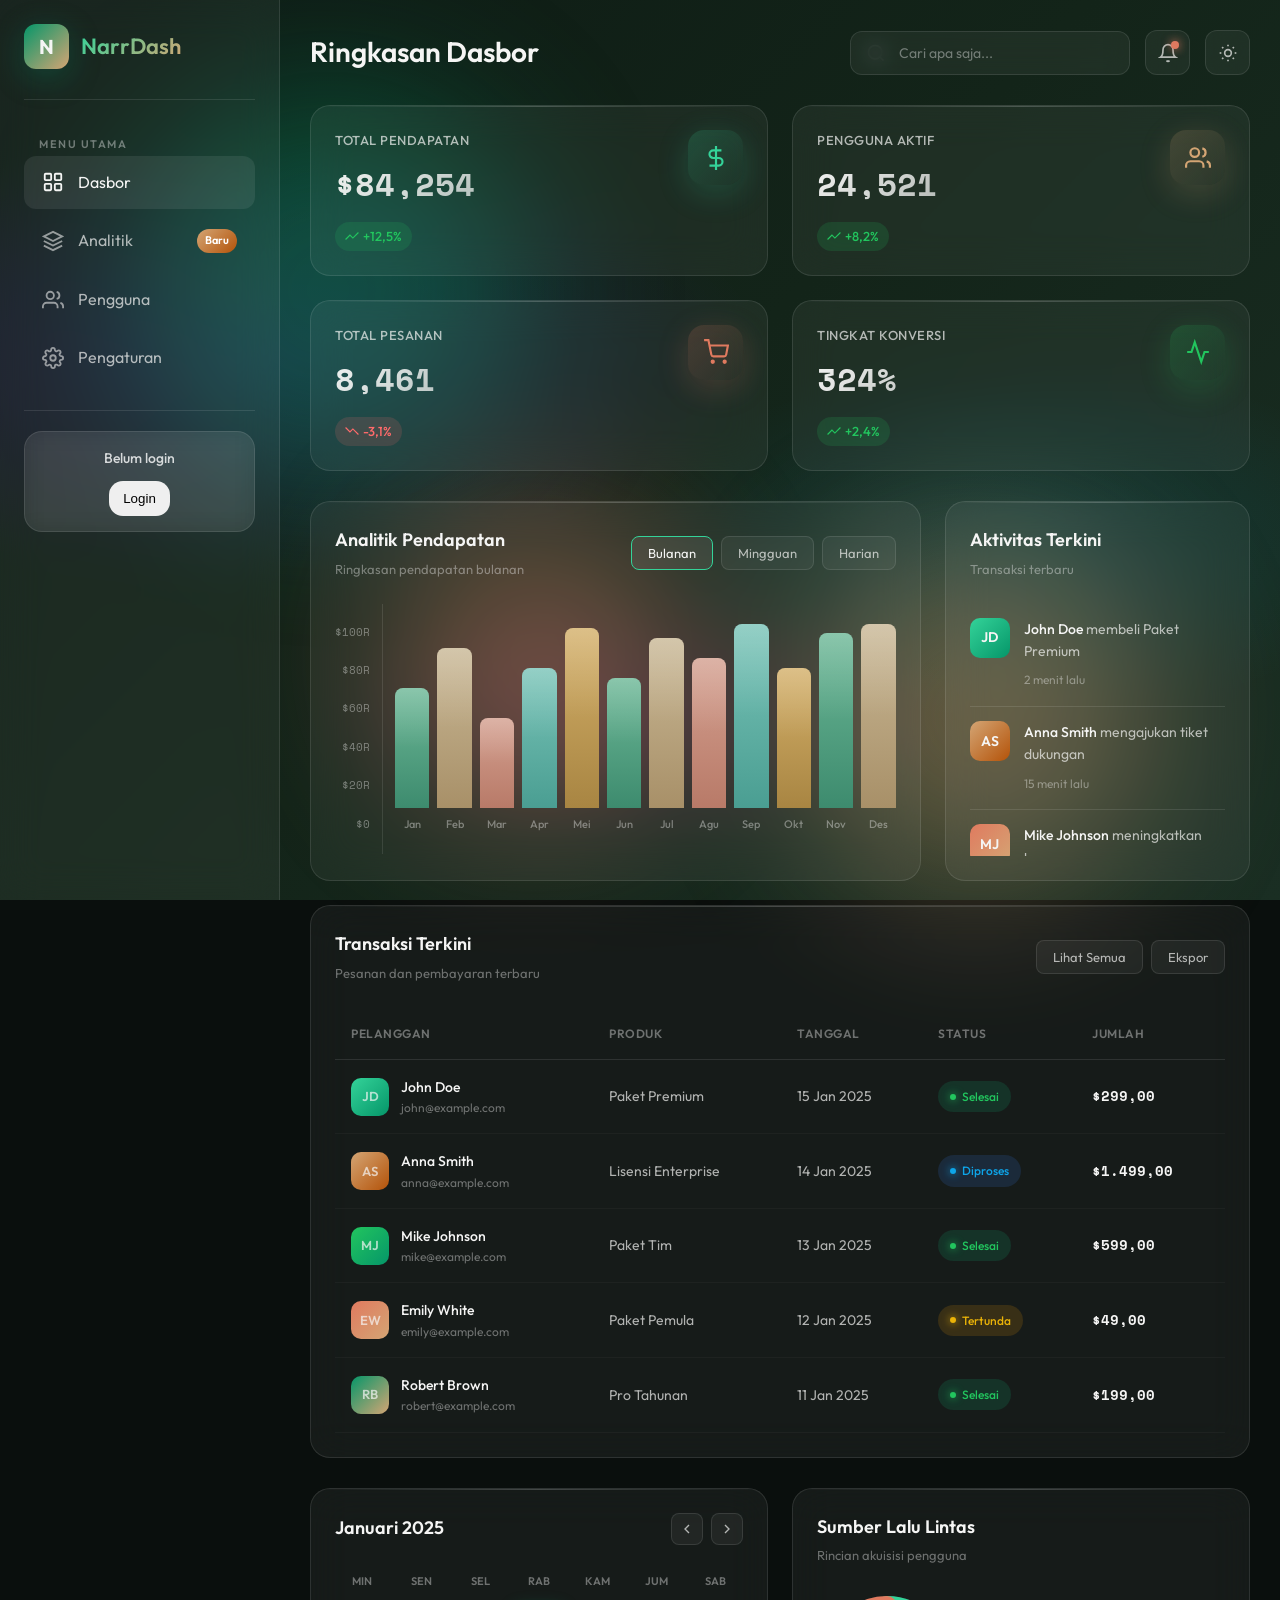
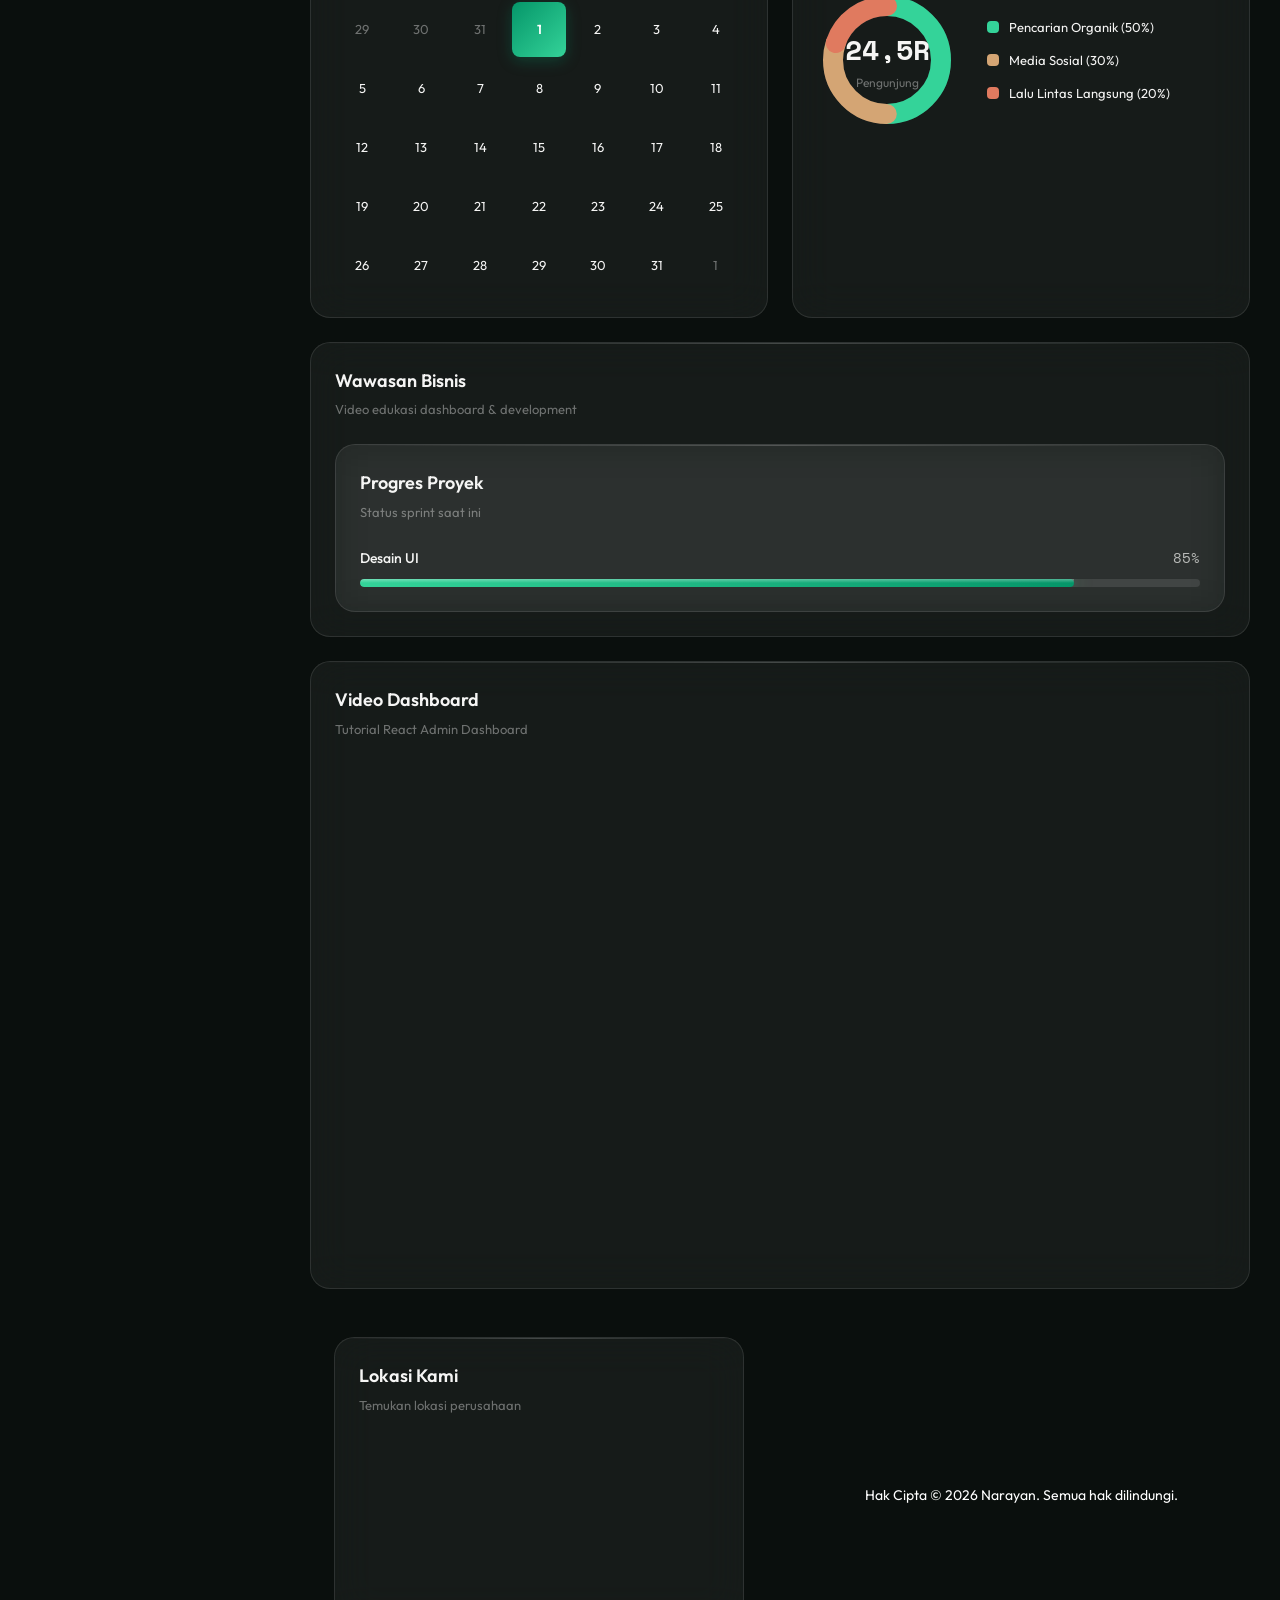
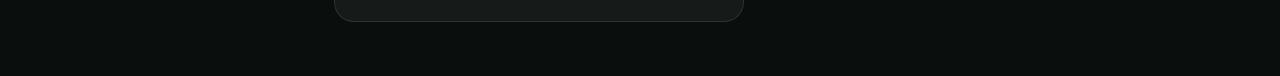
<file: index.html>
<!DOCTYPE html>
<html lang="id">
<head>
    <meta charset="UTF-8">
    <meta name="viewport" content="width=device-width, initial-scale=1.0">
    <title>NarrDash - Dasbor</title>
    <meta name="description" content="Template Dasbor Glassmorphism 3D oleh Narayan">
    <link rel="preconnect" href="https://fonts.googleapis.com">
    <link rel="preconnect" href="https://fonts.gstatic.com" crossorigin>
    <link href="https://fonts.googleapis.com/css2?family=Outfit:wght@300;400;500;600;700&family=Space+Mono:wght@400;700&display=swap" rel="stylesheet">
    <link rel="stylesheet" href="templatemo-glass-admin-style.css">
</head>
<body>
    <!-- Latar Belakang Animasi -->
    <div class="background"></div>
    <div class="orb orb-1"></div>
    <div class="orb orb-2"></div>
    <div class="orb orb-3"></div>

    <div class="dashboard">
        <!-- Sidebar -->
        <aside class="sidebar" id="sidebar">
            <div class="sidebar-header">
                <div class="logo">N</div>
                <span class="logo-text">NarrDash</span>
            </div>

            <ul class="nav-menu">
                <li class="nav-section">
                    <span class="nav-section-title">Menu Utama</span>
                    <ul>
                        <li class="nav-item">
                            <a href="index.html" class="nav-link active">
                                <svg class="nav-icon" viewBox="0 0 24 24" fill="none" stroke="currentColor" stroke-width="2">
                                    <rect x="3" y="3" width="7" height="7" rx="1"/>
                                    <rect x="14" y="3" width="7" height="7" rx="1"/>
                                    <rect x="3" y="14" width="7" height="7" rx="1"/>
                                    <rect x="14" y="14" width="7" height="7" rx="1"/>
                                </svg>
                                Dasbor
                            </a>
                        </li>
                        <li class="nav-item">
                            <a href="analytics.html" class="nav-link">
                                <svg class="nav-icon" viewBox="0 0 24 24" fill="none" stroke="currentColor" stroke-width="2">
                                    <path d="M12 2L2 7l10 5 10-5-10-5z"/>
                                    <path d="M2 17l10 5 10-5"/>
                                    <path d="M2 12l10 5 10-5"/>
                                </svg>
                                Analitik
                                <span class="nav-badge">Baru</span>
                            </a>
                        </li>
                        <li class="nav-item">
                            <a href="users.html" class="nav-link">
                                <svg class="nav-icon" viewBox="0 0 24 24" fill="none" stroke="currentColor" stroke-width="2">
                                    <path d="M17 21v-2a4 4 0 0 0-4-4H5a4 4 0 0 0-4 4v2"/>
                                    <circle cx="9" cy="7" r="4"/>
                                    <path d="M23 21v-2a4 4 0 0 0-3-3.87"/>
                                    <path d="M16 3.13a4 4 0 0 1 0 7.75"/>
                                </svg>
                                Pengguna
                            </a>
                        </li>
                        <li class="nav-item">
                            <a href="settings.html" class="nav-link">
                                <svg class="nav-icon" viewBox="0 0 24 24" fill="none" stroke="currentColor" stroke-width="2">
                                    <circle cx="12" cy="12" r="3"/>
                                    <path d="M19.4 15a1.65 1.65 0 0 0 .33 1.82l.06.06a2 2 0 0 1 0 2.83 2 2 0 0 1-2.83 0l-.06-.06a1.65 1.65 0 0 0-1.82-.33 1.65 1.65 0 0 0-1 1.51V21a2 2 0 0 1-2 2 2 2 0 0 1-2-2v-.09A1.65 1.65 0 0 0 9 19.4a1.65 1.65 0 0 0-1.82.33l-.06.06a2 2 0 0 1-2.83 0 2 2 0 0 1 0-2.83l.06-.06a1.65 1.65 0 0 0 .33-1.82 1.65 1.65 0 0 0-1.51-1H3a2 2 0 0 1-2-2 2 2 0 0 1 2-2h.09A1.65 1.65 0 0 0 4.6 9a1.65 1.65 0 0 0-.33-1.82l-.06-.06a2 2 0 0 1 0-2.83 2 2 0 0 1 2.83 0l.06.06a1.65 1.65 0 0 0 1.82.33H9a1.65 1.65 0 0 0 1-1.51V3a2 2 0 0 1 2-2 2 2 0 0 1 2 2v.09a1.65 1.65 0 0 0 1 1.51 1.65 1.65 0 0 0 1.82-.33l.06-.06a2 2 0 0 1 2.83 0 2 2 0 0 1 0 2.83l-.06.06a1.65 1.65 0 0 0-.33 1.82V9a1.65 1.65 0 0 0 1.51 1H21a2 2 0 0 1 2 2 2 2 0 0 1-2 2h-.09a1.65 1.65 0 0 0-1.51 1z"/>
                                </svg>
                                Pengaturan
                            </a>
                        </li>
                    </ul>
                </li>
                <div class="sidebar-footer">
                    <div class="login-box-dashboard">
                        <span id="userInfo">Belum masuk</span>
                        <div id="authArea">
                            <button onclick="goLogin()" class="btn btn-primary">
                                Masuk
                            </button>
                        </div>
                    </div>
                </div>
            </ul>
        </aside>

        <!-- Konten Utama -->
        <main class="main-content">
            <!-- Navbar Atas -->
            <nav class="navbar">
                <h1 class="page-title">Ringkasan Dasbor</h1>
                <div class="navbar-right">
                    <div class="search-box">
                        <svg class="search-icon" viewBox="0 0 24 24" fill="none" stroke="currentColor" stroke-width="2">
                            <circle cx="11" cy="11" r="8"/>
                            <line x1="21" y1="21" x2="16.65" y2="16.65"/>
                        </svg>
                        <input type="text" class="search-input" placeholder="Cari apa saja...">
                    </div>
                    <button class="nav-btn">
                        <svg viewBox="0 0 24 24" fill="none" stroke="currentColor" stroke-width="2">
                            <path d="M18 8A6 6 0 0 0 6 8c0 7-3 9-3 9h18s-3-2-3-9"/>
                            <path d="M13.73 21a2 2 0 0 1-3.46 0"/>
                        </svg>
                        <span class="notification-dot"></span>
                    </button>
                    <button class="nav-btn" id="theme-toggle" title="Ganti Mode Terang/Gelap">
                        <svg class="icon-sun" viewBox="0 0 24 24" fill="none" stroke="currentColor" stroke-width="2">
                            <circle cx="12" cy="12" r="4"/>
                            <path d="M12 2v2"/><path d="M12 20v2"/>
                            <path d="M4.93 4.93l1.41 1.41"/><path d="M17.66 17.66l1.41 1.41"/>
                            <path d="M2 12h2"/><path d="M20 12h2"/>
                            <path d="M6.34 17.66l-1.41 1.41"/><path d="M19.07 4.93l-1.41 1.41"/>
                        </svg>
                        <svg class="icon-moon" viewBox="0 0 24 24" fill="none" stroke="currentColor" stroke-width="2" style="display: none;">
                            <path d="M21 12.79A9 9 0 1 1 11.21 3 7 7 0 0 0 21 12.79z"/>
                        </svg>
                    </button>
                </div>
            </nav>

            <!-- Kartu Statistik -->
            <section class="stats-grid">
                <div class="glass-card glass-card-3d stat-card">
                    <div class="stat-card-inner">
                        <div class="stat-info">
                            <h3>Total Pendapatan</h3>
                            <div class="stat-value">$84.254</div>
                            <span class="stat-change positive">
                                <svg width="14" height="14" viewBox="0 0 24 24" fill="none" stroke="currentColor" stroke-width="2"><polyline points="23 6 13.5 15.5 8.5 10.5 1 18"/></svg>
                                +12,5%
                            </span>
                        </div>
                        <div class="stat-icon cyan">
                            <svg viewBox="0 0 24 24" fill="none" stroke="var(--emerald-light)" stroke-width="2">
                                <line x1="12" y1="1" x2="12" y2="23"/><path d="M17 5H9.5a3.5 3.5 0 0 0 0 7h5a3.5 3.5 0 0 1 0 7H6"/>
                            </svg>
                        </div>
                    </div>
                </div>

                <div class="glass-card glass-card-3d stat-card">
                    <div class="stat-card-inner">
                        <div class="stat-info">
                            <h3>Pengguna Aktif</h3>
                            <div class="stat-value">24.521</div>
                            <span class="stat-change positive">
                                <svg width="14" height="14" viewBox="0 0 24 24" fill="none" stroke="currentColor" stroke-width="2"><polyline points="23 6 13.5 15.5 8.5 10.5 1 18"/></svg>
                                +8,2%
                            </span>
                        </div>
                        <div class="stat-icon magenta">
                            <svg viewBox="0 0 24 24" fill="none" stroke="var(--gold)" stroke-width="2">
                                <path d="M17 21v-2a4 4 0 0 0-4-4H5a4 4 0 0 0-4 4v2"/><circle cx="9" cy="7" r="4"/>
                                <path d="M23 21v-2a4 4 0 0 0-3-3.87"/><path d="M16 3.13a4 4 0 0 1 0 7.75"/>
                            </svg>
                        </div>
                    </div>
                </div>

                <div class="glass-card glass-card-3d stat-card">
                    <div class="stat-card-inner">
                        <div class="stat-info">
                            <h3>Total Pesanan</h3>
                            <div class="stat-value">8.461</div>
                            <span class="stat-change negative">
                                <svg width="14" height="14" viewBox="0 0 24 24" fill="none" stroke="currentColor" stroke-width="2"><polyline points="23 18 13.5 8.5 8.5 13.5 1 6"/></svg>
                                -3,1%
                            </span>
                        </div>
                        <div class="stat-icon purple">
                            <svg viewBox="0 0 24 24" fill="none" stroke="var(--coral)" stroke-width="2">
                                <circle cx="9" cy="21" r="1"/><circle cx="20" cy="21" r="1"/>
                                <path d="M1 1h4l2.68 13.39a2 2 0 0 0 2 1.61h9.72a2 2 0 0 0 2-1.61L23 6H6"/>
                            </svg>
                        </div>
                    </div>
                </div>

                <div class="glass-card glass-card-3d stat-card">
                    <div class="stat-card-inner">
                        <div class="stat-info">
                            <h3>Tingkat Konversi</h3>
                            <div class="stat-value">3,24%</div>
                            <span class="stat-change positive">
                                <svg width="14" height="14" viewBox="0 0 24 24" fill="none" stroke="currentColor" stroke-width="2"><polyline points="23 6 13.5 15.5 8.5 10.5 1 18"/></svg>
                                +2,4%
                            </span>
                        </div>
                        <div class="stat-icon success">
                            <svg viewBox="0 0 24 24" fill="none" stroke="var(--success)" stroke-width="2">
                                <polyline points="22 12 18 12 15 21 9 3 6 12 2 12"/>
                            </svg>
                        </div>
                    </div>
                </div>
            </section>

            <!-- Grid Konten -->
            <section class="content-grid">
                <!-- Kartu Grafik -->
                <div class="glass-card chart-card">
                    <div class="card-header">
                        <div>
                            <h2 class="card-title">Analitik Pendapatan</h2>
                            <p class="card-subtitle">Ringkasan pendapatan bulanan</p>
                        </div>
                        <div class="card-actions">
                            <button class="card-btn active">Bulanan</button>
                            <button class="card-btn">Mingguan</button>
                            <button class="card-btn">Harian</button>
                        </div>
                    </div>
                    <div class="chart-wrapper">
                        <div class="chart-container">
                            <div class="chart-y-axis">
                                <span class="y-value">$100R</span>
                                <span class="y-value">$80R</span>
                                <span class="y-value">$60R</span>
                                <span class="y-value">$40R</span>
                                <span class="y-value">$20R</span>
                                <span class="y-value">$0</span>
                            </div>
                            <div class="chart-placeholder">
                                <div class="chart-bar-group"><div class="chart-bar bar-emerald" style="height: 120px;"></div><span class="chart-label">Jan</span></div>
                                <div class="chart-bar-group"><div class="chart-bar bar-gold" style="height: 160px;"></div><span class="chart-label">Feb</span></div>
                                <div class="chart-bar-group"><div class="chart-bar bar-coral" style="height: 90px;"></div><span class="chart-label">Mar</span></div>
                                <div class="chart-bar-group"><div class="chart-bar bar-teal" style="height: 140px;"></div><span class="chart-label">Apr</span></div>
                                <div class="chart-bar-group"><div class="chart-bar bar-amber" style="height: 180px;"></div><span class="chart-label">Mei</span></div>
                                <div class="chart-bar-group"><div class="chart-bar bar-emerald" style="height: 130px;"></div><span class="chart-label">Jun</span></div>
                                <div class="chart-bar-group"><div class="chart-bar bar-gold" style="height: 170px;"></div><span class="chart-label">Jul</span></div>
                                <div class="chart-bar-group"><div class="chart-bar bar-coral" style="height: 150px;"></div><span class="chart-label">Agu</span></div>
                                <div class="chart-bar-group"><div class="chart-bar bar-teal" style="height: 190px;"></div><span class="chart-label">Sep</span></div>
                                <div class="chart-bar-group"><div class="chart-bar bar-amber" style="height: 140px;"></div><span class="chart-label">Okt</span></div>
                                <div class="chart-bar-group"><div class="chart-bar bar-emerald" style="height: 175px;"></div><span class="chart-label">Nov</span></div>
                                <div class="chart-bar-group"><div class="chart-bar bar-gold" style="height: 200px;"></div><span class="chart-label">Des</span></div>
                            </div>
                        </div>
                    </div>
                </div>

                <!-- Umpan Aktivitas -->
                <div class="glass-card activity-card">
                    <div class="card-header">
                        <div>
                            <h2 class="card-title">Aktivitas Terkini</h2>
                            <p class="card-subtitle">Transaksi terbaru</p>
                        </div>
                    </div>
                    <div class="activity-list">
                        <div class="activity-item">
                            <div class="activity-avatar" style="background: linear-gradient(135deg, var(--emerald-light), var(--emerald));">JD</div>
                            <div class="activity-content">
                                <p class="activity-text"><strong>John Doe</strong> membeli Paket Premium</p>
                                <span class="activity-time">2 menit lalu</span>
                            </div>
                        </div>
                        <div class="activity-item">
                            <div class="activity-avatar" style="background: linear-gradient(135deg, var(--gold), var(--amber));">AS</div>
                            <div class="activity-content">
                                <p class="activity-text"><strong>Anna Smith</strong> mengajukan tiket dukungan</p>
                                <span class="activity-time">15 menit lalu</span>
                            </div>
                        </div>
                        <div class="activity-item">
                            <div class="activity-avatar" style="background: linear-gradient(135deg, var(--coral), var(--gold));">MJ</div>
                            <div class="activity-content">
                                <p class="activity-text"><strong>Mike Johnson</strong> meningkatkan langganan</p>
                                <span class="activity-time">1 jam lalu</span>
                            </div>
                        </div>
                        <div class="activity-item">
                            <div class="activity-avatar" style="background: linear-gradient(135deg, var(--success), var(--emerald));">EW</div>
                            <div class="activity-content">
                                <p class="activity-text"><strong>Emily White</strong> menyelesaikan orientasi</p>
                                <span class="activity-time">2 jam lalu</span>
                            </div>
                        </div>
                        <div class="activity-item">
                            <div class="activity-avatar" style="background: linear-gradient(135deg, var(--warning), var(--gold));">RB</div>
                            <div class="activity-content">
                                <p class="activity-text"><strong>Robert Brown</strong> mengajukan pengembalian dana</p>
                                <span class="activity-time">3 jam lalu</span>
                            </div>
                        </div>
                    </div>
                </div>

                <!-- Tabel Data -->
                <div class="glass-card table-card">
                    <div class="card-header">
                        <div>
                            <h2 class="card-title">Transaksi Terkini</h2>
                            <p class="card-subtitle">Pesanan dan pembayaran terbaru</p>
                        </div>
                        <div class="card-actions">
                            <button class="card-btn">Lihat Semua</button>
                            <button class="card-btn">Ekspor</button>
                        </div>
                    </div>
                    <div class="table-wrapper">
                        <table class="data-table">
                            <thead>
                                <tr>
                                    <th>Pelanggan</th>
                                    <th>Produk</th>
                                    <th>Tanggal</th>
                                    <th>Status</th>
                                    <th>Jumlah</th>
                                </tr>
                            </thead>
                            <tbody>
                                <tr>
                                    <td><div class="table-user"><div class="table-avatar" style="background: linear-gradient(135deg, var(--emerald-light), var(--emerald));">JD</div><div class="table-user-info"><span class="table-user-name">John Doe</span><span class="table-user-email">john@example.com</span></div></div></td>
                                    <td>Paket Premium</td>
                                    <td>15 Jan 2025</td>
                                    <td><span class="status-badge completed">Selesai</span></td>
                                    <td><span class="table-amount">$299,00</span></td>
                                </tr>
                                <tr>
                                    <td><div class="table-user"><div class="table-avatar" style="background: linear-gradient(135deg, var(--gold), var(--amber));">AS</div><div class="table-user-info"><span class="table-user-name">Anna Smith</span><span class="table-user-email">anna@example.com</span></div></div></td>
                                    <td>Lisensi Enterprise</td>
                                    <td>14 Jan 2025</td>
                                    <td><span class="status-badge processing">Diproses</span></td>
                                    <td><span class="table-amount">$1.499,00</span></td>
                                </tr>
                                <tr>
                                    <td><div class="table-user"><div class="table-avatar" style="background: linear-gradient(135deg, var(--success), var(--emerald));">MJ</div><div class="table-user-info"><span class="table-user-name">Mike Johnson</span><span class="table-user-email">mike@example.com</span></div></div></td>
                                    <td>Paket Tim</td>
                                    <td>13 Jan 2025</td>
                                    <td><span class="status-badge completed">Selesai</span></td>
                                    <td><span class="table-amount">$599,00</span></td>
                                </tr>
                                <tr>
                                    <td><div class="table-user"><div class="table-avatar" style="background: linear-gradient(135deg, var(--coral), var(--gold));">EW</div><div class="table-user-info"><span class="table-user-name">Emily White</span><span class="table-user-email">emily@example.com</span></div></div></td>
                                    <td>Paket Pemula</td>
                                    <td>12 Jan 2025</td>
                                    <td><span class="status-badge pending">Tertunda</span></td>
                                    <td><span class="table-amount">$49,00</span></td>
                                </tr>
                                <tr>
                                    <td><div class="table-user"><div class="table-avatar" style="background: linear-gradient(135deg, var(--emerald), var(--gold));">RB</div><div class="table-user-info"><span class="table-user-name">Robert Brown</span><span class="table-user-email">robert@example.com</span></div></div></td>
                                    <td>Pro Tahunan</td>
                                    <td>11 Jan 2025</td>
                                    <td><span class="status-badge completed">Selesai</span></td>
                                    <td><span class="table-amount">$199,00</span></td>
                                </tr>
                            </tbody>
                        </table>
                    </div>
                </div>
            </section>

            <!-- Grid Bawah -->
            <section class="bottom-grid">
                <!-- Widget Kalender -->
                <div class="glass-card">
                    <div class="calendar-header">
                        <h2 class="card-title">Januari 2025</h2>
                        <div class="calendar-nav">
                            <button class="calendar-nav-btn"><svg viewBox="0 0 24 24" fill="none" stroke="currentColor" stroke-width="2"><polyline points="15 18 9 12 15 6"/></svg></button>
                            <button class="calendar-nav-btn"><svg viewBox="0 0 24 24" fill="none" stroke="currentColor" stroke-width="2"><polyline points="9 18 15 12 9 6"/></svg></button>
                        </div>
                    </div>
                    <div class="calendar-grid">
                        <span class="calendar-day-name">Min</span><span class="calendar-day-name">Sen</span><span class="calendar-day-name">Sel</span><span class="calendar-day-name">Rab</span><span class="calendar-day-name">Kam</span><span class="calendar-day-name">Jum</span><span class="calendar-day-name">Sab</span>
                        <span class="calendar-day other-month">29</span><span class="calendar-day other-month">30</span><span class="calendar-day other-month">31</span><span class="calendar-day today">1</span><span class="calendar-day">2</span><span class="calendar-day">3</span><span class="calendar-day">4</span>
                        <span class="calendar-day">5</span><span class="calendar-day">6</span><span class="calendar-day">7</span><span class="calendar-day">8</span><span class="calendar-day">9</span><span class="calendar-day">10</span><span class="calendar-day">11</span>
                        <span class="calendar-day">12</span><span class="calendar-day">13</span><span class="calendar-day">14</span><span class="calendar-day">15</span><span class="calendar-day">16</span><span class="calendar-day">17</span><span class="calendar-day">18</span>
                        <span class="calendar-day">19</span><span class="calendar-day">20</span><span class="calendar-day">21</span><span class="calendar-day">22</span><span class="calendar-day">23</span><span class="calendar-day">24</span><span class="calendar-day">25</span>
                        <span class="calendar-day">26</span><span class="calendar-day">27</span><span class="calendar-day">28</span><span class="calendar-day">29</span><span class="calendar-day">30</span><span class="calendar-day">31</span><span class="calendar-day other-month">1</span>
                    </div>
                </div>

                <!-- Grafik Donat -->
                <div class="glass-card">
                    <div class="card-header">
                        <div>
                            <h2 class="card-title">Sumber Lalu Lintas</h2>
                            <p class="card-subtitle">Rincian akuisisi pengguna</p>
                        </div>
                    </div>
                    <div class="donut-container">
                        <div class="donut-chart">
                            <svg width="140" height="140" viewBox="0 0 140 140">
                                <circle class="donut-bg" cx="70" cy="70" r="54"/>
                                <circle class="donut-segment" cx="70" cy="70" r="54" stroke="var(--emerald-light)" stroke-dasharray="169.6 339.3" stroke-dashoffset="0"/>
                                <circle class="donut-segment" cx="70" cy="70" r="54" stroke="var(--gold)" stroke-dasharray="101.8 339.3" stroke-dashoffset="-169.6"/>
                                <circle class="donut-segment" cx="70" cy="70" r="54" stroke="var(--coral)" stroke-dasharray="67.9 339.3" stroke-dashoffset="-271.4"/>
                            </svg>
                            <div class="donut-center">
                                <div class="donut-value">24,5R</div>
                                <div class="donut-label">Pengunjung</div>
                            </div>
                        </div>
                        <div class="donut-legend">
                            <div class="legend-item"><span class="legend-color cyan"></span><span>Pencarian Organik (50%)</span></div>
                            <div class="legend-item"><span class="legend-color magenta"></span><span>Media Sosial (30%)</span></div>
                            <div class="legend-item"><span class="legend-color purple"></span><span>Lalu Lintas Langsung (20%)</span></div>
                        </div>
                    </div>
                </div>

                    <section id="wawasan" class="glass-card video-section">
    <div class="card-header">
        <div>
            <h2 class="card-title">Wawasan Bisnis</h2>
            <p class="card-subtitle">Video edukasi dashboard & development</p>
        </div>
    </div>

    <!-- Progress -->
    <div class="glass-card progress-card">
        <div class="card-header">
            <div>
                <h2 class="card-title">Progres Proyek</h2>
                <p class="card-subtitle">Status sprint saat ini</p>
            </div>
        </div>

        <div class="progress-item">
            <div class="progress-header">
                <span class="progress-label">Desain UI</span>
                <span class="progress-value">85%</span>
            </div>
            <div class="progress-bar">
                <div class="progress-fill cyan" style="width: 85%;"></div>
            </div>
        </div>

    </div>

</section>

<!-- VIDEO -->
<section id="wawasan" class="glass-card video-section">

    <div class="card-header">
        <div>
            <h2 class="card-title">Video Dashboard</h2>
            <p class="card-subtitle">Tutorial React Admin Dashboard</p>
        </div>
    </div>

    <div class="video-wrapper">
        <iframe 
            src="https://www.youtube.com/embed/wYpCWwD1oz0?list=PLEYW3pZS6IQ_a-iYAno4VsZonrikphq8L"
            title="Build a COMPLETE React Admin Dashboard App"
            frameborder="0"
            allowfullscreen>
        </iframe>
    </div>

</section>

<!-- MAP -->
<section id="lokasi" class="glass-card map-section">

    <div class="card-header">
        <div>
            <h2 class="card-title">Lokasi Kami</h2>
            <p class="card-subtitle">Temukan lokasi perusahaan</p>
        </div>
    </div>

    <div class="map-wrapper">
        <iframe
            src="https://www.google.com/maps/embed?pb=!1m18!1m12!1m3!1d4863.919530780536!2d110.39281007588657!3d-7.800444677432675!2m3!1f0!2f0!3f0!3m2!1i1024!2i768!4f13.1!3m3!1m2!1s0x2e7a57669d43fe55%3A0x75fae1bb400d4da5!2sSMA%20Negeri%208%20Yogyakarta!5e1!3m2!1sen!2sid!4v1779330794495!5m2!1sen!2sid" 
            allowfullscreen=""
            loading="lazy">
        </iframe>
    </div>

</section>

    <!-- Tombol Menu Mobile -->
    <button class="mobile-menu-toggle">
        <svg viewBox="0 0 24 24" fill="none" stroke="currentColor" stroke-width="2">
            <line x1="3" y1="12" x2="21" y2="12"/><line x1="3" y1="6" x2="21" y2="6"/><line x1="3" y1="18" x2="21" y2="18"/>
        </svg>
    </button>

    <!-- Footer -->
    <footer class="site-footer">
        <p>Hak Cipta &copy; 2026 Narayan. Semua hak dilindungi.</p>
    </footer>

    <script src="templatemo-glass-admin-script.js"></script>
    <script src="login/js/welcome.js"></script>
</body>
</html>
</file>
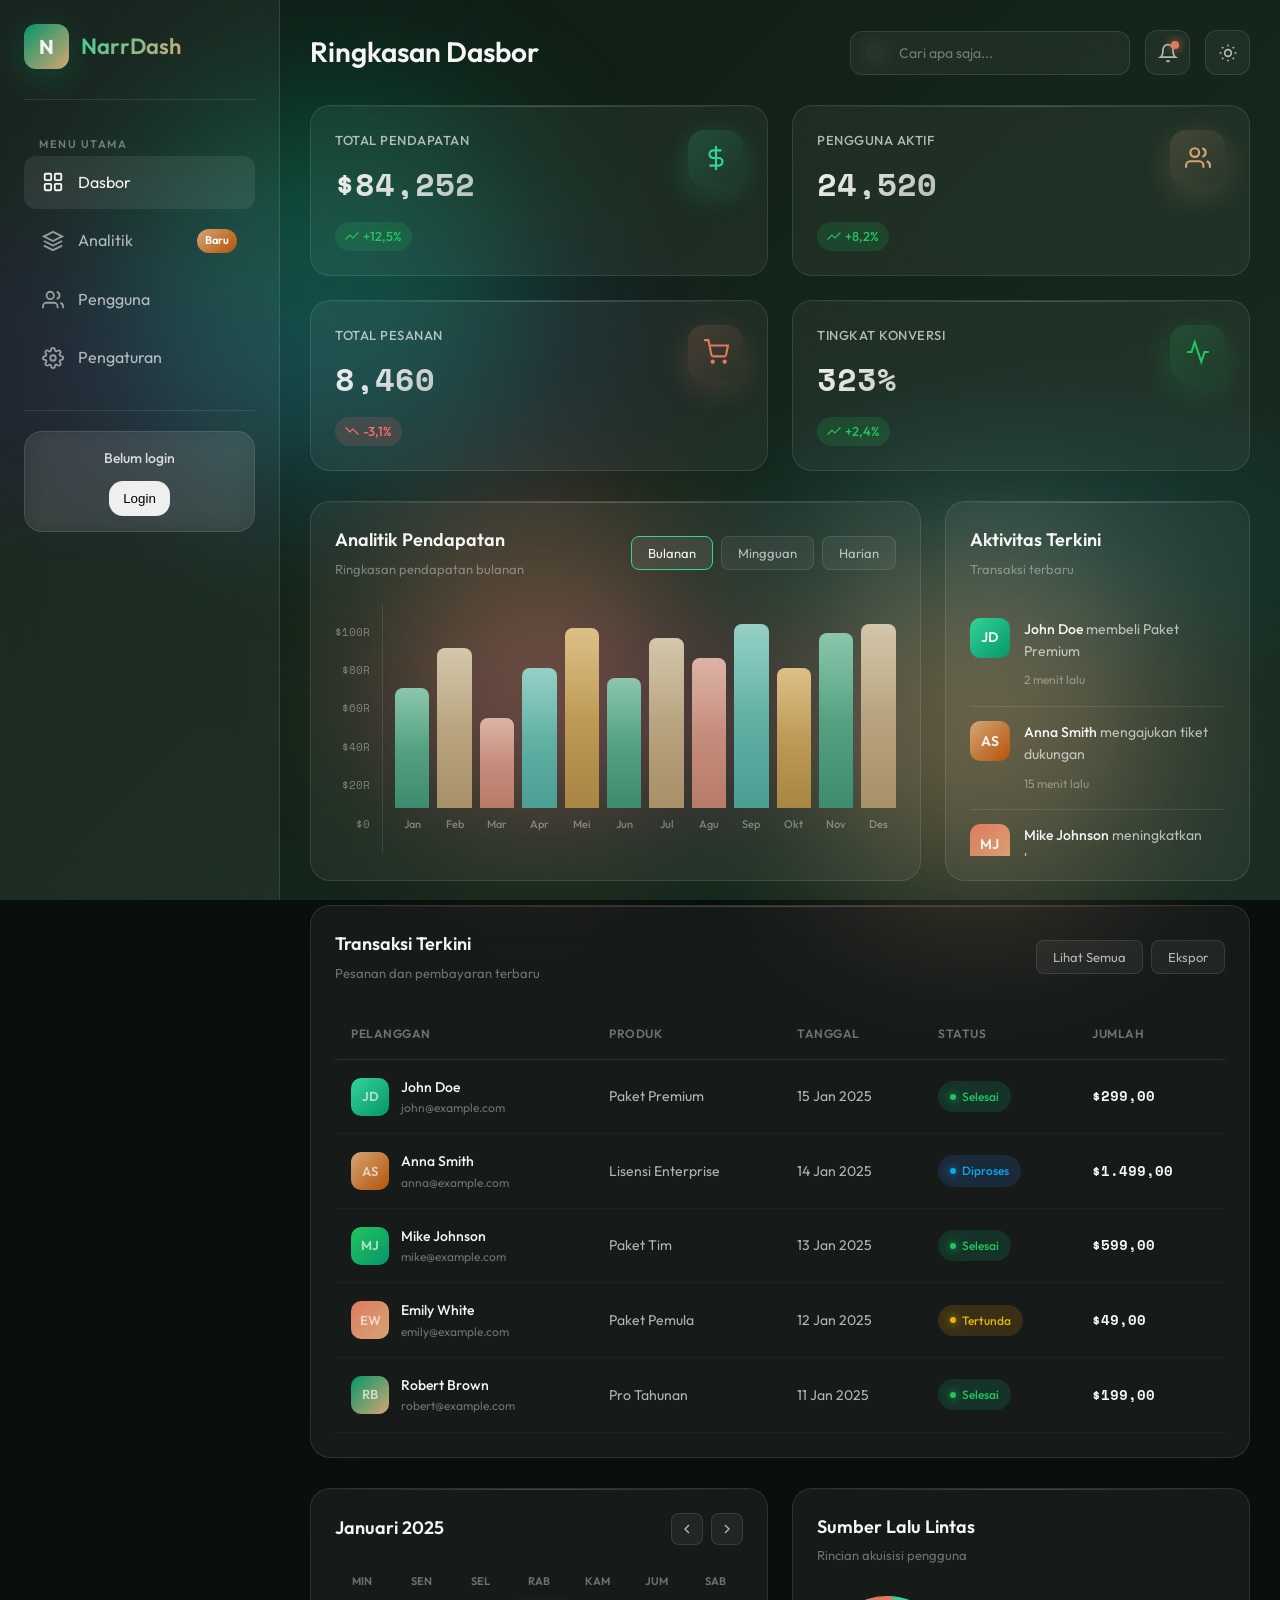
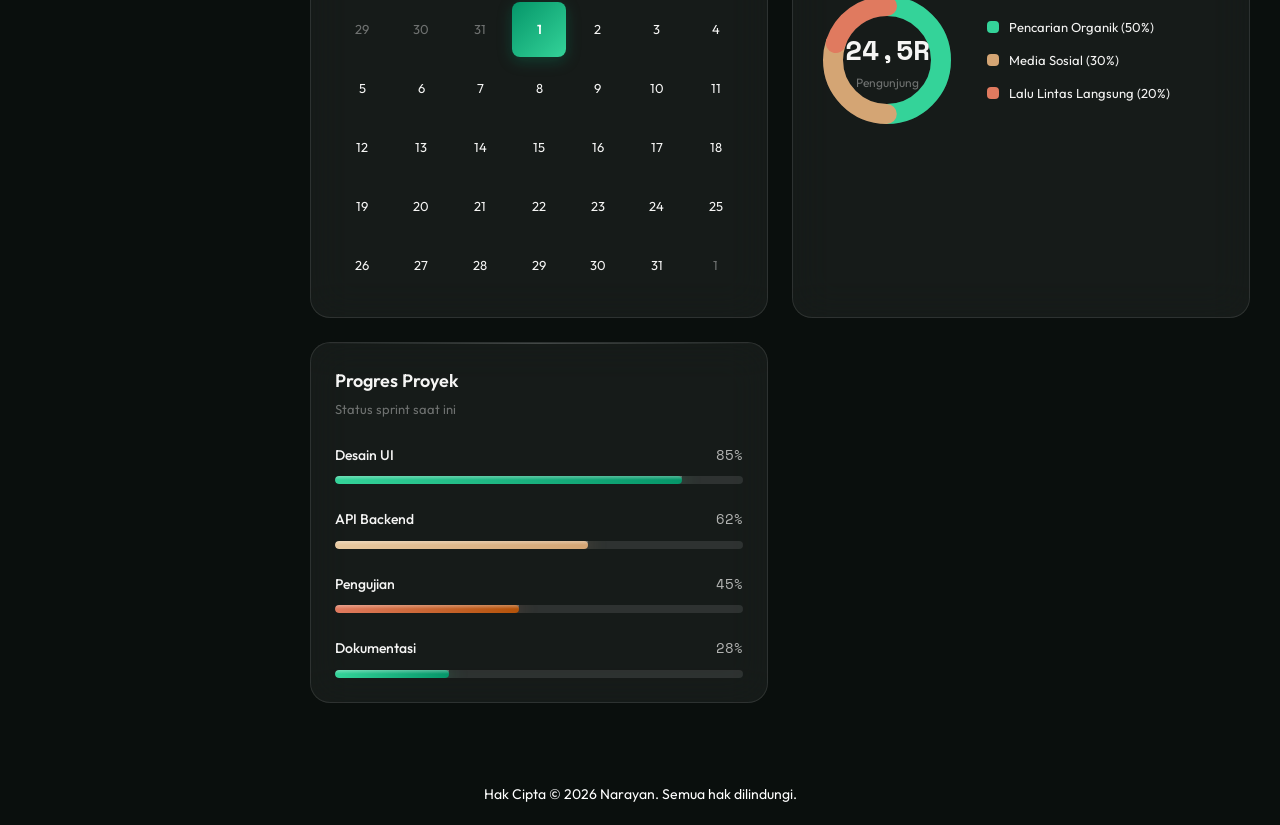
<file: about-templatemo.html>
<!DOCTYPE html>
<html lang="id">
<head>
    <meta charset="UTF-8">
    <meta name="viewport" content="width=device-width, initial-scale=1.0">
    <title>NarrDash - Dasbor</title>
    <meta name="description" content="Template Dasbor Glassmorphism 3D oleh Narayan">
    <link rel="preconnect" href="https://fonts.googleapis.com">
    <link rel="preconnect" href="https://fonts.gstatic.com" crossorigin>
    <link href="https://fonts.googleapis.com/css2?family=Outfit:wght@300;400;500;600;700&family=Space+Mono:wght@400;700&display=swap" rel="stylesheet">
    <link rel="stylesheet" href="templatemo-glass-admin-style.css">
</head>
<body>
    <!-- Latar Belakang Animasi -->
    <div class="background"></div>
    <div class="orb orb-1"></div>
    <div class="orb orb-2"></div>
    <div class="orb orb-3"></div>

    <div class="dashboard">
        <!-- Sidebar -->
        <aside class="sidebar" id="sidebar">
            <div class="sidebar-header">
                <div class="logo">N</div>
                <span class="logo-text">NarrDash</span>
            </div>

            <ul class="nav-menu">
                <li class="nav-section">
                    <span class="nav-section-title">Menu Utama</span>
                    <ul>
                        <li class="nav-item">
                            <a href="index.html" class="nav-link active">
                                <svg class="nav-icon" viewBox="0 0 24 24" fill="none" stroke="currentColor" stroke-width="2">
                                    <rect x="3" y="3" width="7" height="7" rx="1"/>
                                    <rect x="14" y="3" width="7" height="7" rx="1"/>
                                    <rect x="3" y="14" width="7" height="7" rx="1"/>
                                    <rect x="14" y="14" width="7" height="7" rx="1"/>
                                </svg>
                                Dasbor
                            </a>
                        </li>
                        <li class="nav-item">
                            <a href="analytics.html" class="nav-link">
                                <svg class="nav-icon" viewBox="0 0 24 24" fill="none" stroke="currentColor" stroke-width="2">
                                    <path d="M12 2L2 7l10 5 10-5-10-5z"/>
                                    <path d="M2 17l10 5 10-5"/>
                                    <path d="M2 12l10 5 10-5"/>
                                </svg>
                                Analitik
                                <span class="nav-badge">Baru</span>
                            </a>
                        </li>
                        <li class="nav-item">
                            <a href="users.html" class="nav-link">
                                <svg class="nav-icon" viewBox="0 0 24 24" fill="none" stroke="currentColor" stroke-width="2">
                                    <path d="M17 21v-2a4 4 0 0 0-4-4H5a4 4 0 0 0-4 4v2"/>
                                    <circle cx="9" cy="7" r="4"/>
                                    <path d="M23 21v-2a4 4 0 0 0-3-3.87"/>
                                    <path d="M16 3.13a4 4 0 0 1 0 7.75"/>
                                </svg>
                                Pengguna
                            </a>
                        </li>
                        <li class="nav-item">
                            <a href="settings.html" class="nav-link">
                                <svg class="nav-icon" viewBox="0 0 24 24" fill="none" stroke="currentColor" stroke-width="2">
                                    <circle cx="12" cy="12" r="3"/>
                                    <path d="M19.4 15a1.65 1.65 0 0 0 .33 1.82l.06.06a2 2 0 0 1 0 2.83 2 2 0 0 1-2.83 0l-.06-.06a1.65 1.65 0 0 0-1.82-.33 1.65 1.65 0 0 0-1 1.51V21a2 2 0 0 1-2 2 2 2 0 0 1-2-2v-.09A1.65 1.65 0 0 0 9 19.4a1.65 1.65 0 0 0-1.82.33l-.06.06a2 2 0 0 1-2.83 0 2 2 0 0 1 0-2.83l.06-.06a1.65 1.65 0 0 0 .33-1.82 1.65 1.65 0 0 0-1.51-1H3a2 2 0 0 1-2-2 2 2 0 0 1 2-2h.09A1.65 1.65 0 0 0 4.6 9a1.65 1.65 0 0 0-.33-1.82l-.06-.06a2 2 0 0 1 0-2.83 2 2 0 0 1 2.83 0l.06.06a1.65 1.65 0 0 0 1.82.33H9a1.65 1.65 0 0 0 1-1.51V3a2 2 0 0 1 2-2 2 2 0 0 1 2 2v.09a1.65 1.65 0 0 0 1 1.51 1.65 1.65 0 0 0 1.82-.33l.06-.06a2 2 0 0 1 2.83 0 2 2 0 0 1 0 2.83l-.06.06a1.65 1.65 0 0 0-.33 1.82V9a1.65 1.65 0 0 0 1.51 1H21a2 2 0 0 1 2 2 2 2 0 0 1-2 2h-.09a1.65 1.65 0 0 0-1.51 1z"/>
                                </svg>
                                Pengaturan
                            </a>
                        </li>
                    </ul>
                </li>
                <div class="sidebar-footer">
                    <div class="login-box-dashboard">
                        <span id="userInfo">Belum masuk</span>
                        <div id="authArea">
                            <button onclick="goLogin()" class="btn btn-primary">
                                Masuk
                            </button>
                        </div>
                    </div>
                </div>
            </ul>
        </aside>

        <!-- Konten Utama -->
        <main class="main-content">
            <!-- Navbar Atas -->
            <nav class="navbar">
                <h1 class="page-title">Ringkasan Dasbor</h1>
                <div class="navbar-right">
                    <div class="search-box">
                        <svg class="search-icon" viewBox="0 0 24 24" fill="none" stroke="currentColor" stroke-width="2">
                            <circle cx="11" cy="11" r="8"/>
                            <line x1="21" y1="21" x2="16.65" y2="16.65"/>
                        </svg>
                        <input type="text" class="search-input" placeholder="Cari apa saja...">
                    </div>
                    <button class="nav-btn">
                        <svg viewBox="0 0 24 24" fill="none" stroke="currentColor" stroke-width="2">
                            <path d="M18 8A6 6 0 0 0 6 8c0 7-3 9-3 9h18s-3-2-3-9"/>
                            <path d="M13.73 21a2 2 0 0 1-3.46 0"/>
                        </svg>
                        <span class="notification-dot"></span>
                    </button>
                    <button class="nav-btn" id="theme-toggle" title="Ganti Mode Terang/Gelap">
                        <svg class="icon-sun" viewBox="0 0 24 24" fill="none" stroke="currentColor" stroke-width="2">
                            <circle cx="12" cy="12" r="4"/>
                            <path d="M12 2v2"/><path d="M12 20v2"/>
                            <path d="M4.93 4.93l1.41 1.41"/><path d="M17.66 17.66l1.41 1.41"/>
                            <path d="M2 12h2"/><path d="M20 12h2"/>
                            <path d="M6.34 17.66l-1.41 1.41"/><path d="M19.07 4.93l-1.41 1.41"/>
                        </svg>
                        <svg class="icon-moon" viewBox="0 0 24 24" fill="none" stroke="currentColor" stroke-width="2" style="display: none;">
                            <path d="M21 12.79A9 9 0 1 1 11.21 3 7 7 0 0 0 21 12.79z"/>
                        </svg>
                    </button>
                </div>
            </nav>

            <!-- Kartu Statistik -->
            <section class="stats-grid">
                <div class="glass-card glass-card-3d stat-card">
                    <div class="stat-card-inner">
                        <div class="stat-info">
                            <h3>Total Pendapatan</h3>
                            <div class="stat-value">$84.254</div>
                            <span class="stat-change positive">
                                <svg width="14" height="14" viewBox="0 0 24 24" fill="none" stroke="currentColor" stroke-width="2"><polyline points="23 6 13.5 15.5 8.5 10.5 1 18"/></svg>
                                +12,5%
                            </span>
                        </div>
                        <div class="stat-icon cyan">
                            <svg viewBox="0 0 24 24" fill="none" stroke="var(--emerald-light)" stroke-width="2">
                                <line x1="12" y1="1" x2="12" y2="23"/><path d="M17 5H9.5a3.5 3.5 0 0 0 0 7h5a3.5 3.5 0 0 1 0 7H6"/>
                            </svg>
                        </div>
                    </div>
                </div>

                <div class="glass-card glass-card-3d stat-card">
                    <div class="stat-card-inner">
                        <div class="stat-info">
                            <h3>Pengguna Aktif</h3>
                            <div class="stat-value">24.521</div>
                            <span class="stat-change positive">
                                <svg width="14" height="14" viewBox="0 0 24 24" fill="none" stroke="currentColor" stroke-width="2"><polyline points="23 6 13.5 15.5 8.5 10.5 1 18"/></svg>
                                +8,2%
                            </span>
                        </div>
                        <div class="stat-icon magenta">
                            <svg viewBox="0 0 24 24" fill="none" stroke="var(--gold)" stroke-width="2">
                                <path d="M17 21v-2a4 4 0 0 0-4-4H5a4 4 0 0 0-4 4v2"/><circle cx="9" cy="7" r="4"/>
                                <path d="M23 21v-2a4 4 0 0 0-3-3.87"/><path d="M16 3.13a4 4 0 0 1 0 7.75"/>
                            </svg>
                        </div>
                    </div>
                </div>

                <div class="glass-card glass-card-3d stat-card">
                    <div class="stat-card-inner">
                        <div class="stat-info">
                            <h3>Total Pesanan</h3>
                            <div class="stat-value">8.461</div>
                            <span class="stat-change negative">
                                <svg width="14" height="14" viewBox="0 0 24 24" fill="none" stroke="currentColor" stroke-width="2"><polyline points="23 18 13.5 8.5 8.5 13.5 1 6"/></svg>
                                -3,1%
                            </span>
                        </div>
                        <div class="stat-icon purple">
                            <svg viewBox="0 0 24 24" fill="none" stroke="var(--coral)" stroke-width="2">
                                <circle cx="9" cy="21" r="1"/><circle cx="20" cy="21" r="1"/>
                                <path d="M1 1h4l2.68 13.39a2 2 0 0 0 2 1.61h9.72a2 2 0 0 0 2-1.61L23 6H6"/>
                            </svg>
                        </div>
                    </div>
                </div>

                <div class="glass-card glass-card-3d stat-card">
                    <div class="stat-card-inner">
                        <div class="stat-info">
                            <h3>Tingkat Konversi</h3>
                            <div class="stat-value">3,24%</div>
                            <span class="stat-change positive">
                                <svg width="14" height="14" viewBox="0 0 24 24" fill="none" stroke="currentColor" stroke-width="2"><polyline points="23 6 13.5 15.5 8.5 10.5 1 18"/></svg>
                                +2,4%
                            </span>
                        </div>
                        <div class="stat-icon success">
                            <svg viewBox="0 0 24 24" fill="none" stroke="var(--success)" stroke-width="2">
                                <polyline points="22 12 18 12 15 21 9 3 6 12 2 12"/>
                            </svg>
                        </div>
                    </div>
                </div>
            </section>

            <!-- Grid Konten -->
            <section class="content-grid">
                <!-- Kartu Grafik -->
                <div class="glass-card chart-card">
                    <div class="card-header">
                        <div>
                            <h2 class="card-title">Analitik Pendapatan</h2>
                            <p class="card-subtitle">Ringkasan pendapatan bulanan</p>
                        </div>
                        <div class="card-actions">
                            <button class="card-btn active">Bulanan</button>
                            <button class="card-btn">Mingguan</button>
                            <button class="card-btn">Harian</button>
                        </div>
                    </div>
                    <div class="chart-wrapper">
                        <div class="chart-container">
                            <div class="chart-y-axis">
                                <span class="y-value">$100R</span>
                                <span class="y-value">$80R</span>
                                <span class="y-value">$60R</span>
                                <span class="y-value">$40R</span>
                                <span class="y-value">$20R</span>
                                <span class="y-value">$0</span>
                            </div>
                            <div class="chart-placeholder">
                                <div class="chart-bar-group"><div class="chart-bar bar-emerald" style="height: 120px;"></div><span class="chart-label">Jan</span></div>
                                <div class="chart-bar-group"><div class="chart-bar bar-gold" style="height: 160px;"></div><span class="chart-label">Feb</span></div>
                                <div class="chart-bar-group"><div class="chart-bar bar-coral" style="height: 90px;"></div><span class="chart-label">Mar</span></div>
                                <div class="chart-bar-group"><div class="chart-bar bar-teal" style="height: 140px;"></div><span class="chart-label">Apr</span></div>
                                <div class="chart-bar-group"><div class="chart-bar bar-amber" style="height: 180px;"></div><span class="chart-label">Mei</span></div>
                                <div class="chart-bar-group"><div class="chart-bar bar-emerald" style="height: 130px;"></div><span class="chart-label">Jun</span></div>
                                <div class="chart-bar-group"><div class="chart-bar bar-gold" style="height: 170px;"></div><span class="chart-label">Jul</span></div>
                                <div class="chart-bar-group"><div class="chart-bar bar-coral" style="height: 150px;"></div><span class="chart-label">Agu</span></div>
                                <div class="chart-bar-group"><div class="chart-bar bar-teal" style="height: 190px;"></div><span class="chart-label">Sep</span></div>
                                <div class="chart-bar-group"><div class="chart-bar bar-amber" style="height: 140px;"></div><span class="chart-label">Okt</span></div>
                                <div class="chart-bar-group"><div class="chart-bar bar-emerald" style="height: 175px;"></div><span class="chart-label">Nov</span></div>
                                <div class="chart-bar-group"><div class="chart-bar bar-gold" style="height: 200px;"></div><span class="chart-label">Des</span></div>
                            </div>
                        </div>
                    </div>
                </div>

                <!-- Umpan Aktivitas -->
                <div class="glass-card activity-card">
                    <div class="card-header">
                        <div>
                            <h2 class="card-title">Aktivitas Terkini</h2>
                            <p class="card-subtitle">Transaksi terbaru</p>
                        </div>
                    </div>
                    <div class="activity-list">
                        <div class="activity-item">
                            <div class="activity-avatar" style="background: linear-gradient(135deg, var(--emerald-light), var(--emerald));">JD</div>
                            <div class="activity-content">
                                <p class="activity-text"><strong>John Doe</strong> membeli Paket Premium</p>
                                <span class="activity-time">2 menit lalu</span>
                            </div>
                        </div>
                        <div class="activity-item">
                            <div class="activity-avatar" style="background: linear-gradient(135deg, var(--gold), var(--amber));">AS</div>
                            <div class="activity-content">
                                <p class="activity-text"><strong>Anna Smith</strong> mengajukan tiket dukungan</p>
                                <span class="activity-time">15 menit lalu</span>
                            </div>
                        </div>
                        <div class="activity-item">
                            <div class="activity-avatar" style="background: linear-gradient(135deg, var(--coral), var(--gold));">MJ</div>
                            <div class="activity-content">
                                <p class="activity-text"><strong>Mike Johnson</strong> meningkatkan langganan</p>
                                <span class="activity-time">1 jam lalu</span>
                            </div>
                        </div>
                        <div class="activity-item">
                            <div class="activity-avatar" style="background: linear-gradient(135deg, var(--success), var(--emerald));">EW</div>
                            <div class="activity-content">
                                <p class="activity-text"><strong>Emily White</strong> menyelesaikan orientasi</p>
                                <span class="activity-time">2 jam lalu</span>
                            </div>
                        </div>
                        <div class="activity-item">
                            <div class="activity-avatar" style="background: linear-gradient(135deg, var(--warning), var(--gold));">RB</div>
                            <div class="activity-content">
                                <p class="activity-text"><strong>Robert Brown</strong> mengajukan pengembalian dana</p>
                                <span class="activity-time">3 jam lalu</span>
                            </div>
                        </div>
                    </div>
                </div>

                <!-- Tabel Data -->
                <div class="glass-card table-card">
                    <div class="card-header">
                        <div>
                            <h2 class="card-title">Transaksi Terkini</h2>
                            <p class="card-subtitle">Pesanan dan pembayaran terbaru</p>
                        </div>
                        <div class="card-actions">
                            <button class="card-btn">Lihat Semua</button>
                            <button class="card-btn">Ekspor</button>
                        </div>
                    </div>
                    <div class="table-wrapper">
                        <table class="data-table">
                            <thead>
                                <tr>
                                    <th>Pelanggan</th>
                                    <th>Produk</th>
                                    <th>Tanggal</th>
                                    <th>Status</th>
                                    <th>Jumlah</th>
                                </tr>
                            </thead>
                            <tbody>
                                <tr>
                                    <td><div class="table-user"><div class="table-avatar" style="background: linear-gradient(135deg, var(--emerald-light), var(--emerald));">JD</div><div class="table-user-info"><span class="table-user-name">John Doe</span><span class="table-user-email">john@example.com</span></div></div></td>
                                    <td>Paket Premium</td>
                                    <td>15 Jan 2025</td>
                                    <td><span class="status-badge completed">Selesai</span></td>
                                    <td><span class="table-amount">$299,00</span></td>
                                </tr>
                                <tr>
                                    <td><div class="table-user"><div class="table-avatar" style="background: linear-gradient(135deg, var(--gold), var(--amber));">AS</div><div class="table-user-info"><span class="table-user-name">Anna Smith</span><span class="table-user-email">anna@example.com</span></div></div></td>
                                    <td>Lisensi Enterprise</td>
                                    <td>14 Jan 2025</td>
                                    <td><span class="status-badge processing">Diproses</span></td>
                                    <td><span class="table-amount">$1.499,00</span></td>
                                </tr>
                                <tr>
                                    <td><div class="table-user"><div class="table-avatar" style="background: linear-gradient(135deg, var(--success), var(--emerald));">MJ</div><div class="table-user-info"><span class="table-user-name">Mike Johnson</span><span class="table-user-email">mike@example.com</span></div></div></td>
                                    <td>Paket Tim</td>
                                    <td>13 Jan 2025</td>
                                    <td><span class="status-badge completed">Selesai</span></td>
                                    <td><span class="table-amount">$599,00</span></td>
                                </tr>
                                <tr>
                                    <td><div class="table-user"><div class="table-avatar" style="background: linear-gradient(135deg, var(--coral), var(--gold));">EW</div><div class="table-user-info"><span class="table-user-name">Emily White</span><span class="table-user-email">emily@example.com</span></div></div></td>
                                    <td>Paket Pemula</td>
                                    <td>12 Jan 2025</td>
                                    <td><span class="status-badge pending">Tertunda</span></td>
                                    <td><span class="table-amount">$49,00</span></td>
                                </tr>
                                <tr>
                                    <td><div class="table-user"><div class="table-avatar" style="background: linear-gradient(135deg, var(--emerald), var(--gold));">RB</div><div class="table-user-info"><span class="table-user-name">Robert Brown</span><span class="table-user-email">robert@example.com</span></div></div></td>
                                    <td>Pro Tahunan</td>
                                    <td>11 Jan 2025</td>
                                    <td><span class="status-badge completed">Selesai</span></td>
                                    <td><span class="table-amount">$199,00</span></td>
                                </tr>
                            </tbody>
                        </table>
                    </div>
                </div>
            </section>

            <!-- Grid Bawah -->
            <section class="bottom-grid">
                <!-- Widget Kalender -->
                <div class="glass-card">
                    <div class="calendar-header">
                        <h2 class="card-title">Januari 2025</h2>
                        <div class="calendar-nav">
                            <button class="calendar-nav-btn"><svg viewBox="0 0 24 24" fill="none" stroke="currentColor" stroke-width="2"><polyline points="15 18 9 12 15 6"/></svg></button>
                            <button class="calendar-nav-btn"><svg viewBox="0 0 24 24" fill="none" stroke="currentColor" stroke-width="2"><polyline points="9 18 15 12 9 6"/></svg></button>
                        </div>
                    </div>
                    <div class="calendar-grid">
                        <span class="calendar-day-name">Min</span><span class="calendar-day-name">Sen</span><span class="calendar-day-name">Sel</span><span class="calendar-day-name">Rab</span><span class="calendar-day-name">Kam</span><span class="calendar-day-name">Jum</span><span class="calendar-day-name">Sab</span>
                        <span class="calendar-day other-month">29</span><span class="calendar-day other-month">30</span><span class="calendar-day other-month">31</span><span class="calendar-day today">1</span><span class="calendar-day">2</span><span class="calendar-day">3</span><span class="calendar-day">4</span>
                        <span class="calendar-day">5</span><span class="calendar-day">6</span><span class="calendar-day">7</span><span class="calendar-day">8</span><span class="calendar-day">9</span><span class="calendar-day">10</span><span class="calendar-day">11</span>
                        <span class="calendar-day">12</span><span class="calendar-day">13</span><span class="calendar-day">14</span><span class="calendar-day">15</span><span class="calendar-day">16</span><span class="calendar-day">17</span><span class="calendar-day">18</span>
                        <span class="calendar-day">19</span><span class="calendar-day">20</span><span class="calendar-day">21</span><span class="calendar-day">22</span><span class="calendar-day">23</span><span class="calendar-day">24</span><span class="calendar-day">25</span>
                        <span class="calendar-day">26</span><span class="calendar-day">27</span><span class="calendar-day">28</span><span class="calendar-day">29</span><span class="calendar-day">30</span><span class="calendar-day">31</span><span class="calendar-day other-month">1</span>
                    </div>
                </div>

                <!-- Grafik Donat -->
                <div class="glass-card">
                    <div class="card-header">
                        <div>
                            <h2 class="card-title">Sumber Lalu Lintas</h2>
                            <p class="card-subtitle">Rincian akuisisi pengguna</p>
                        </div>
                    </div>
                    <div class="donut-container">
                        <div class="donut-chart">
                            <svg width="140" height="140" viewBox="0 0 140 140">
                                <circle class="donut-bg" cx="70" cy="70" r="54"/>
                                <circle class="donut-segment" cx="70" cy="70" r="54" stroke="var(--emerald-light)" stroke-dasharray="169.6 339.3" stroke-dashoffset="0"/>
                                <circle class="donut-segment" cx="70" cy="70" r="54" stroke="var(--gold)" stroke-dasharray="101.8 339.3" stroke-dashoffset="-169.6"/>
                                <circle class="donut-segment" cx="70" cy="70" r="54" stroke="var(--coral)" stroke-dasharray="67.9 339.3" stroke-dashoffset="-271.4"/>
                            </svg>
                            <div class="donut-center">
                                <div class="donut-value">24,5R</div>
                                <div class="donut-label">Pengunjung</div>
                            </div>
                        </div>
                        <div class="donut-legend">
                            <div class="legend-item"><span class="legend-color cyan"></span><span>Pencarian Organik (50%)</span></div>
                            <div class="legend-item"><span class="legend-color magenta"></span><span>Media Sosial (30%)</span></div>
                            <div class="legend-item"><span class="legend-color purple"></span><span>Lalu Lintas Langsung (20%)</span></div>
                        </div>
                    </div>
                </div>

                <!-- Kartu Progres -->
                <div class="glass-card progress-card">
                    <div class="card-header">
                        <div>
                            <h2 class="card-title">Progres Proyek</h2>
                            <p class="card-subtitle">Status sprint saat ini</p>
                        </div>
                    </div>
                    <div class="progress-item">
                        <div class="progress-header"><span class="progress-label">Desain UI</span><span class="progress-value">85%</span></div>
                        <div class="progress-bar"><div class="progress-fill cyan" style="width: 85%;"></div></div>
                    </div>
                    <div class="progress-item">
                        <div class="progress-header"><span class="progress-label">API Backend</span><span class="progress-value">62%</span></div>
                        <div class="progress-bar"><div class="progress-fill magenta" style="width: 62%;"></div></div>
                    </div>
                    <div class="progress-item">
                        <div class="progress-header"><span class="progress-label">Pengujian</span><span class="progress-value">45%</span></div>
                        <div class="progress-bar"><div class="progress-fill purple" style="width: 45%;"></div></div>
                    </div>
                    <div class="progress-item">
                        <div class="progress-header"><span class="progress-label">Dokumentasi</span><span class="progress-value">28%</span></div>
                        <div class="progress-bar"><div class="progress-fill cyan" style="width: 28%;"></div></div>
                    </div>
                </div>
            </section>
        </main>
    </div>

    <!-- Tombol Menu Mobile -->
    <button class="mobile-menu-toggle">
        <svg viewBox="0 0 24 24" fill="none" stroke="currentColor" stroke-width="2">
            <line x1="3" y1="12" x2="21" y2="12"/><line x1="3" y1="6" x2="21" y2="6"/><line x1="3" y1="18" x2="21" y2="18"/>
        </svg>
    </button>

    <!-- Footer -->
    <footer class="site-footer">
        <p>Hak Cipta &copy; 2026 Narayan. Semua hak dilindungi.</p>
    </footer>

    <script src="templatemo-glass-admin-script.js"></script>
    <script src="login/js/welcome.js"></script>
</body>
</html>
</file>
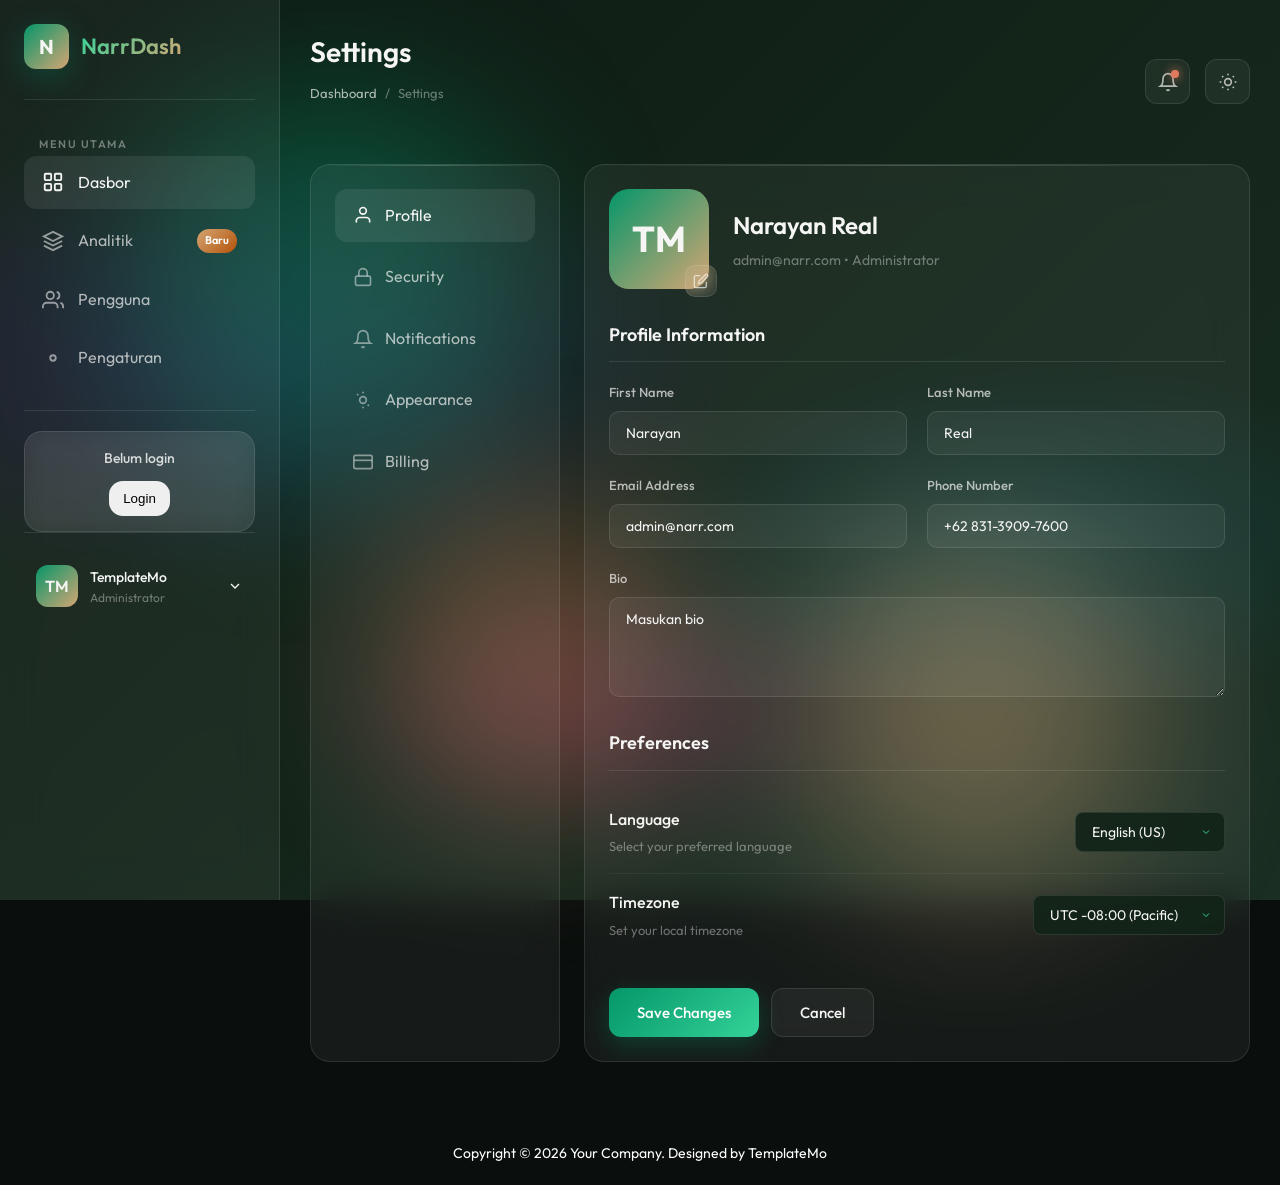
<file: settings.html>
<!DOCTYPE html>
<html lang="id">
<head>
    <meta charset="UTF-8">
    <meta name="viewport" content="width=device-width, initial-scale=1.0">
    <title>NarrDash - Dasbor</title>
    <meta name="description" content="Template Dasbor Glassmorphism 3D oleh Narayan">
    <link rel="preconnect" href="https://fonts.googleapis.com">
    <link rel="preconnect" href="https://fonts.gstatic.com" crossorigin>
    <link href="https://fonts.googleapis.com/css2?family=Outfit:wght@300;400;500;600;700&family=Space+Mono:wght@400;700&display=swap" rel="stylesheet">
    <link rel="stylesheet" href="templatemo-glass-admin-style.css">
</head>
<body>
    <!-- Latar Belakang Animasi -->
    <div class="background"></div>
    <div class="orb orb-1"></div>
    <div class="orb orb-2"></div>
    <div class="orb orb-3"></div>

    <div class="dashboard">
<!-- Sidebar -->
<aside class="sidebar" id="sidebar">
    <div class="sidebar-header">
        <div class="logo">N</div>
        <span class="logo-text">NarrDash</span>
    </div>

    <ul class="nav-menu">
        <li class="nav-section">
            <span class="nav-section-title">Menu Utama</span>

            <ul>
                <li class="nav-item">
                    <a href="index.html" class="nav-link active">
                        <svg class="nav-icon" viewBox="0 0 24 24" fill="none" stroke="currentColor" stroke-width="2">
                            <rect x="3" y="3" width="7" height="7" rx="1"/>
                            <rect x="14" y="3" width="7" height="7" rx="1"/>
                            <rect x="3" y="14" width="7" height="7" rx="1"/>
                            <rect x="14" y="14" width="7" height="7" rx="1"/>
                        </svg>
                        Dasbor
                    </a>
                </li>

                <li class="nav-item">
                    <a href="analytics.html" class="nav-link">
                        <svg class="nav-icon" viewBox="0 0 24 24" fill="none" stroke="currentColor" stroke-width="2">
                            <path d="M12 2L2 7l10 5 10-5-10-5z"/>
                            <path d="M2 17l10 5 10-5"/>
                            <path d="M2 12l10 5 10-5"/>
                        </svg>
                        Analitik
                        <span class="nav-badge">Baru</span>
                    </a>
                </li>

                <li class="nav-item">
                    <a href="users.html" class="nav-link">
                        <svg class="nav-icon" viewBox="0 0 24 24" fill="none" stroke="currentColor" stroke-width="2">
                            <path d="M17 21v-2a4 4 0 0 0-4-4H5a4 4 0 0 0-4 4v2"/>
                            <circle cx="9" cy="7" r="4"/>
                            <path d="M23 21v-2a4 4 0 0 0-3-3.87"/>
                            <path d="M16 3.13a4 4 0 0 1 0 7.75"/>
                        </svg>
                        Pengguna
                    </a>
                </li>

                <li class="nav-item">
                    <a href="settings.html" class="nav-link">
                        <svg class="nav-icon" viewBox="0 0 24 24" fill="none" stroke="currentColor" stroke-width="2">
                            <circle cx="12" cy="12" r="3"/>
                        </svg>
                        Pengaturan
                    </a>
                </li>
            </ul>
        </li>
    </ul>

    <!-- Login -->
    <div class="sidebar-footer">
        <div class="login-box-dashboard">
            <span id="userInfo">Belum masuk</span>
            <div id="authArea">
                <button onclick="goLogin()" class="btn btn-primary">
                    Masuk
                </button>
            </div>
        </div>

            <div class="sidebar-footer">
                <div class="user-profile">
                    <div class="user-avatar">TM</div>
                    <div class="user-info">
                        <div class="user-name">TemplateMo</div>
                        <div class="user-role">Administrator</div>
                    </div>
                    <svg width="16" height="16" viewBox="0 0 24 24" fill="none" stroke="currentColor" stroke-width="2">
                        <polyline points="6 9 12 15 18 9"/>
                    </svg>
                </div>
            </div>
        </aside>

        <!-- Main Content -->
        <main class="main-content">
            <!-- Top Navbar -->
            <nav class="navbar">
                <div class="page-header">
                    <h1 class="page-title">Settings</h1>
                    <div class="page-breadcrumb">
                        <a href="index.html">Dashboard</a>
                        <span>/</span>
                        <span>Settings</span>
                    </div>
                </div>
                <div class="navbar-right">
                    <button class="nav-btn">
                        <svg viewBox="0 0 24 24" fill="none" stroke="currentColor" stroke-width="2">
                            <path d="M18 8A6 6 0 0 0 6 8c0 7-3 9-3 9h18s-3-2-3-9"/><path d="M13.73 21a2 2 0 0 1-3.46 0"/>
                        </svg>
                        <span class="notification-dot"></span>
                    </button>
                    <button class="nav-btn" id="theme-toggle" title="Toggle Light/Dark Mode">
                        <svg class="icon-sun" viewBox="0 0 24 24" fill="none" stroke="currentColor" stroke-width="2">
                            <circle cx="12" cy="12" r="4"/><path d="M12 2v2"/><path d="M12 20v2"/>
                            <path d="M4.93 4.93l1.41 1.41"/><path d="M17.66 17.66l1.41 1.41"/>
                            <path d="M2 12h2"/><path d="M20 12h2"/>
                            <path d="M6.34 17.66l-1.41 1.41"/><path d="M19.07 4.93l-1.41 1.41"/>
                        </svg>
                        <svg class="icon-moon" viewBox="0 0 24 24" fill="none" stroke="currentColor" stroke-width="2" style="display: none;">
                            <path d="M21 12.79A9 9 0 1 1 11.21 3 7 7 0 0 0 21 12.79z"/>
                        </svg>
                    </button>
                </div>
            </nav>

            <!-- Settings Content -->
            <div class="settings-grid">
                <!-- Settings Navigation -->
                <div class="glass-card settings-nav-card">
                    <ul class="settings-nav">
                        <li class="settings-nav-item">
                            <a href="#" class="settings-nav-link active" data-tab="profile">
                                <svg viewBox="0 0 24 24" fill="none" stroke="currentColor" stroke-width="2">
                                    <path d="M20 21v-2a4 4 0 0 0-4-4H8a4 4 0 0 0-4 4v2"/><circle cx="12" cy="7" r="4"/>
                                </svg>
                                Profile
                            </a>
                        </li>
                        <li class="settings-nav-item">
                            <a href="#" class="settings-nav-link" data-tab="security">
                                <svg viewBox="0 0 24 24" fill="none" stroke="currentColor" stroke-width="2">
                                    <rect x="3" y="11" width="18" height="11" rx="2"/><path d="M7 11V7a5 5 0 0 1 10 0v4"/>
                                </svg>
                                Security
                            </a>
                        </li>
                        <li class="settings-nav-item">
                            <a href="#" class="settings-nav-link" data-tab="notifications">
                                <svg viewBox="0 0 24 24" fill="none" stroke="currentColor" stroke-width="2">
                                    <path d="M18 8A6 6 0 0 0 6 8c0 7-3 9-3 9h18s-3-2-3-9"/><path d="M13.73 21a2 2 0 0 1-3.46 0"/>
                                </svg>
                                Notifications
                            </a>
                        </li>
                        <li class="settings-nav-item">
                            <a href="#" class="settings-nav-link" data-tab="appearance">
                                <svg viewBox="0 0 24 24" fill="none" stroke="currentColor" stroke-width="2">
                                    <circle cx="12" cy="12" r="4"/><path d="M12 2v2"/><path d="M12 20v2"/>
                                    <path d="M4.93 4.93l1.41 1.41"/><path d="M17.66 17.66l1.41 1.41"/>
                                </svg>
                                Appearance
                            </a>
                        </li>
                        <li class="settings-nav-item">
                            <a href="#" class="settings-nav-link" data-tab="billing">
                                <svg viewBox="0 0 24 24" fill="none" stroke="currentColor" stroke-width="2">
                                    <rect x="1" y="4" width="22" height="16" rx="2"/><line x1="1" y1="10" x2="23" y2="10"/>
                                </svg>
                                Billing
                            </a>
                        </li>
                    </ul>
                </div>

                <!-- Settings Content -->
                <div class="glass-card">
                    <!-- Profile Tab -->
                    <div class="settings-tab-content active" id="tab-profile">
                        <div class="profile-header">
                            <div class="profile-avatar-large">
                                TM
                                <div class="profile-avatar-edit">
                                    <svg viewBox="0 0 24 24" fill="none" stroke="currentColor" stroke-width="2">
                                        <path d="M11 4H4a2 2 0 0 0-2 2v14a2 2 0 0 0 2 2h14a2 2 0 0 0 2-2v-7"/>
                                        <path d="M18.5 2.5a2.121 2.121 0 0 1 3 3L12 15l-4 1 1-4 9.5-9.5z"/>
                                    </svg>
                                </div>
                            </div>
                            <div class="profile-info">
                                <h2>Narayan Real</h2>
                                <p>admin@narr.com • Administrator</p>
                            </div>
                        </div>

                        <div class="settings-section">
                            <h3 class="settings-section-title">Profile Information</h3>
                            <div class="form-grid">
                                <div class="form-group-settings">
                                    <label>First Name</label>
                                    <input type="text" value="Narayan">
                                </div>
                                <div class="form-group-settings">
                                    <label>Last Name</label>
                                    <input type="text" value="Real">
                                </div>
                                <div class="form-group-settings">
                                    <label>Email Address</label>
                                    <input type="email" value="admin@narr.com">
                                </div>
                                <div class="form-group-settings">
                                    <label>Phone Number</label>
                                    <input type="tel" value="+62 831-3909-7600">
                                </div>
                                <div class="form-group-settings full-width">
                                    <label>Bio</label>
                                    <textarea>Masukan bio</textarea>
                                </div>
                            </div>
                        </div>

                        <div class="settings-section">
                            <h3 class="settings-section-title">Preferences</h3>
                            <div class="settings-row">
                                <div class="settings-label">
                                    <span class="settings-label-title">Language</span>
                                    <span class="settings-label-desc">Select your preferred language</span>
                                </div>
                                <select class="settings-select">
                                    <option>English (US)</option>
                                    <option>English (UK)</option>
                                    <option>Spanish</option>
                                    <option>French</option>
                                    <option>German</option>
                                </select>
                            </div>
                            <div class="settings-row">
                                <div class="settings-label">
                                    <span class="settings-label-title">Timezone</span>
                                    <span class="settings-label-desc">Set your local timezone</span>
                                </div>
                                <select class="settings-select">
                                    <option>UTC -08:00 (Pacific)</option>
                                    <option>UTC -05:00 (Eastern)</option>
                                    <option>UTC +00:00 (London)</option>
                                    <option>UTC +01:00 (Berlin)</option>
                                    <option>UTC +09:00 (Tokyo)</option>
                                </select>
                            </div>
                        </div>

                        <div class="btn-group">
                            <button class="btn btn-primary" style="width: auto;">Save Changes</button>
                            <button class="btn btn-secondary" style="width: auto;">Cancel</button>
                        </div>
                    </div>

                    <!-- Security Tab -->
                    <div class="settings-tab-content" id="tab-security">
                        <div class="settings-section">
                            <h3 class="settings-section-title">Change Password</h3>
                            <div class="form-grid">
                                <div class="form-group-settings full-width">
                                    <label>Current Password</label>
                                    <input type="password" placeholder="Enter current password">
                                </div>
                                <div class="form-group-settings">
                                    <label>New Password</label>
                                    <input type="password" placeholder="Enter new password">
                                </div>
                                <div class="form-group-settings">
                                    <label>Confirm New Password</label>
                                    <input type="password" placeholder="Confirm new password">
                                </div>
                            </div>
                        </div>

                        <div class="settings-section">
                            <h3 class="settings-section-title">Two-Factor Authentication</h3>
                            <div class="settings-row">
                                <div class="settings-label">
                                    <span class="settings-label-title">Enable 2FA</span>
                                    <span class="settings-label-desc">Add an extra layer of security to your account</span>
                                </div>
                                <label class="toggle-switch">
                                    <input type="checkbox">
                                    <span class="toggle-slider"></span>
                                </label>
                            </div>
                            <div class="settings-row">
                                <div class="settings-label">
                                    <span class="settings-label-title">SMS Authentication</span>
                                    <span class="settings-label-desc">Receive codes via SMS</span>
                                </div>
                                <label class="toggle-switch">
                                    <input type="checkbox" checked>
                                    <span class="toggle-slider"></span>
                                </label>
                            </div>
                            <div class="settings-row">
                                <div class="settings-label">
                                    <span class="settings-label-title">Authenticator App</span>
                                    <span class="settings-label-desc">Use Google Authenticator or similar</span>
                                </div>
                                <label class="toggle-switch">
                                    <input type="checkbox">
                                    <span class="toggle-slider"></span>
                                </label>
                            </div>
                        </div>

                        <div class="settings-section">
                            <h3 class="settings-section-title">Active Sessions</h3>
                            <div class="settings-row">
                                <div class="settings-label">
                                    <span class="settings-label-title">Chrome on MacOS</span>
                                    <span class="settings-label-desc">San Francisco, CA • Current session</span>
                                </div>
                                <span class="status-badge completed">Active</span>
                            </div>
                            <div class="settings-row">
                                <div class="settings-label">
                                    <span class="settings-label-title">Safari on iPhone</span>
                                    <span class="settings-label-desc">San Francisco, CA • 2 hours ago</span>
                                </div>
                                <button class="card-btn" style="padding: 6px 12px;">Revoke</button>
                            </div>
                            <div class="settings-row">
                                <div class="settings-label">
                                    <span class="settings-label-title">Firefox on Windows</span>
                                    <span class="settings-label-desc">New York, NY • 3 days ago</span>
                                </div>
                                <button class="card-btn" style="padding: 6px 12px;">Revoke</button>
                            </div>
                        </div>

                        <div class="btn-group">
                            <button class="btn btn-primary" style="width: auto;">Update Password</button>
                            <button class="btn btn-secondary" style="width: auto;">Cancel</button>
                        </div>
                    </div>

                    <!-- Notifications Tab -->
                    <div class="settings-tab-content" id="tab-notifications">
                        <div class="settings-section">
                            <h3 class="settings-section-title">Email Notifications</h3>
                            <div class="settings-row">
                                <div class="settings-label">
                                    <span class="settings-label-title">Account Activity</span>
                                    <span class="settings-label-desc">Get notified about sign-ins and security changes</span>
                                </div>
                                <label class="toggle-switch">
                                    <input type="checkbox" checked>
                                    <span class="toggle-slider"></span>
                                </label>
                            </div>
                            <div class="settings-row">
                                <div class="settings-label">
                                    <span class="settings-label-title">New Features</span>
                                    <span class="settings-label-desc">Learn about new features and updates</span>
                                </div>
                                <label class="toggle-switch">
                                    <input type="checkbox" checked>
                                    <span class="toggle-slider"></span>
                                </label>
                            </div>
                            <div class="settings-row">
                                <div class="settings-label">
                                    <span class="settings-label-title">Weekly Reports</span>
                                    <span class="settings-label-desc">Receive weekly analytics summary</span>
                                </div>
                                <label class="toggle-switch">
                                    <input type="checkbox">
                                    <span class="toggle-slider"></span>
                                </label>
                            </div>
                            <div class="settings-row">
                                <div class="settings-label">
                                    <span class="settings-label-title">Marketing Emails</span>
                                    <span class="settings-label-desc">Receive news about promotions and offers</span>
                                </div>
                                <label class="toggle-switch">
                                    <input type="checkbox">
                                    <span class="toggle-slider"></span>
                                </label>
                            </div>
                        </div>

                        <div class="settings-section">
                            <h3 class="settings-section-title">Push Notifications</h3>
                            <div class="settings-row">
                                <div class="settings-label">
                                    <span class="settings-label-title">Desktop Notifications</span>
                                    <span class="settings-label-desc">Show notifications on your desktop</span>
                                </div>
                                <label class="toggle-switch">
                                    <input type="checkbox" checked>
                                    <span class="toggle-slider"></span>
                                </label>
                            </div>
                            <div class="settings-row">
                                <div class="settings-label">
                                    <span class="settings-label-title">Mobile Push</span>
                                    <span class="settings-label-desc">Receive push notifications on mobile</span>
                                </div>
                                <label class="toggle-switch">
                                    <input type="checkbox" checked>
                                    <span class="toggle-slider"></span>
                                </label>
                            </div>
                            <div class="settings-row">
                                <div class="settings-label">
                                    <span class="settings-label-title">Sound</span>
                                    <span class="settings-label-desc">Play sound for notifications</span>
                                </div>
                                <label class="toggle-switch">
                                    <input type="checkbox">
                                    <span class="toggle-slider"></span>
                                </label>
                            </div>
                        </div>

                        <div class="btn-group">
                            <button class="btn btn-primary" style="width: auto;">Save Preferences</button>
                            <button class="btn btn-secondary" style="width: auto;">Reset to Default</button>
                        </div>
                    </div>

                    <!-- Appearance Tab -->
                    <div class="settings-tab-content" id="tab-appearance">
                        <div class="settings-section">
                            <h3 class="settings-section-title">Theme</h3>
                            <div class="settings-row">
                                <div class="settings-label">
                                    <span class="settings-label-title">Color Mode</span>
                                    <span class="settings-label-desc">Choose your preferred color mode</span>
                                </div>
                                <select class="settings-select" id="theme-select">
                                    <option value="dark">Dark Mode</option>
                                    <option value="light">Light Mode</option>
                                    <option value="system">System Default</option>
                                </select>
                            </div>
                            <div class="settings-row">
                                <div class="settings-label">
                                    <span class="settings-label-title">Accent Color</span>
                                    <span class="settings-label-desc">Choose your preferred accent color</span>
                                </div>
                                <select class="settings-select">
                                    <option>Emerald (Default)</option>
                                    <option>Blue</option>
                                    <option>Purple</option>
                                    <option>Orange</option>
                                    <option>Pink</option>
                                </select>
                            </div>
                        </div>

                        <div class="settings-section">
                            <h3 class="settings-section-title">Display</h3>
                            <div class="settings-row">
                                <div class="settings-label">
                                    <span class="settings-label-title">Compact Mode</span>
                                    <span class="settings-label-desc">Reduce spacing for more content</span>
                                </div>
                                <label class="toggle-switch">
                                    <input type="checkbox">
                                    <span class="toggle-slider"></span>
                                </label>
                            </div>
                            <div class="settings-row">
                                <div class="settings-label">
                                    <span class="settings-label-title">Animations</span>
                                    <span class="settings-label-desc">Enable smooth animations and transitions</span>
                                </div>
                                <label class="toggle-switch">
                                    <input type="checkbox" checked>
                                    <span class="toggle-slider"></span>
                                </label>
                            </div>
                            <div class="settings-row">
                                <div class="settings-label">
                                    <span class="settings-label-title">Blur Effects</span>
                                    <span class="settings-label-desc">Enable glassmorphism blur effects</span>
                                </div>
                                <label class="toggle-switch">
                                    <input type="checkbox" checked>
                                    <span class="toggle-slider"></span>
                                </label>
                            </div>
                            <div class="settings-row">
                                <div class="settings-label">
                                    <span class="settings-label-title">Floating Orbs</span>
                                    <span class="settings-label-desc">Show animated background orbs</span>
                                </div>
                                <label class="toggle-switch">
                                    <input type="checkbox" checked>
                                    <span class="toggle-slider"></span>
                                </label>
                            </div>
                        </div>

                        <div class="btn-group">
                            <button class="btn btn-primary" style="width: auto;">Apply Changes</button>
                            <button class="btn btn-secondary" style="width: auto;">Reset to Default</button>
                        </div>
                    </div>

                    <!-- Billing Tab -->
                    <div class="settings-tab-content" id="tab-billing">
                        <div class="settings-section">
                            <h3 class="settings-section-title">Current Plan</h3>
                            <div class="billing-plan-card" style="background: linear-gradient(135deg, rgba(5, 150, 105, 0.15), rgba(212, 165, 116, 0.15)); padding: 24px; border-radius: 16px; margin-bottom: 20px; border: 1px solid var(--glass-border);">
                                <div style="display: flex; justify-content: space-between; align-items: center; margin-bottom: 16px;">
                                    <div>
                                        <h4 style="font-size: 20px; font-weight: 600; margin-bottom: 4px;">Pro Plan</h4>
                                        <p style="color: var(--text-muted); font-size: 14px;">Billed monthly</p>
                                    </div>
                                    <div style="text-align: right;">
                                        <span style="font-family: 'Space Mono', monospace; font-size: 32px; font-weight: 700;">$29</span>
                                        <span style="color: var(--text-muted);">/month</span>
                                    </div>
                                </div>
                                <div style="display: flex; gap: 12px;">
                                    <button class="btn btn-primary" style="width: auto; padding: 10px 20px;">Upgrade Plan</button>
                                    <button class="btn btn-secondary" style="width: auto; padding: 10px 20px;">Cancel Subscription</button>
                                </div>
                            </div>
                        </div>

                        <div class="settings-section">
                            <h3 class="settings-section-title">Payment Method</h3>
                            <div class="settings-row">
                                <div class="settings-label" style="display: flex; align-items: center; gap: 16px;">
                                    <div style="width: 48px; height: 32px; background: linear-gradient(135deg, #1a1f71, #00579f); border-radius: 6px; display: flex; align-items: center; justify-content: center;">
                                        <span style="color: white; font-size: 10px; font-weight: bold;">VISA</span>
                                    </div>
                                    <div>
                                        <span class="settings-label-title">Visa ending in 4242</span>
                                        <span class="settings-label-desc">Expires 12/2026</span>
                                    </div>
                                </div>
                                <button class="card-btn" style="padding: 6px 12px;">Edit</button>
                            </div>
                            <div style="margin-top: 16px;">
                                <button class="btn btn-secondary" style="width: auto; padding: 10px 20px;">
                                    <svg width="16" height="16" viewBox="0 0 24 24" fill="none" stroke="currentColor" stroke-width="2" style="margin-right: 8px;">
                                        <line x1="12" y1="5" x2="12" y2="19"/><line x1="5" y1="12" x2="19" y2="12"/>
                                    </svg>
                                    Add Payment Method
                                </button>
                            </div>
                        </div>

                        <div class="settings-section">
                            <h3 class="settings-section-title">Billing History</h3>
                            <div class="table-wrapper" style="margin: 0;">
                                <table class="data-table" style="min-width: 100%;">
                                    <thead>
                                        <tr>
                                            <th>Date</th>
                                            <th>Description</th>
                                            <th>Amount</th>
                                            <th>Status</th>
                                            <th>Invoice</th>
                                        </tr>
                                    </thead>
                                    <tbody>
                                        <tr>
                                            <td>Jan 1, 2025</td>
                                            <td>Pro Plan - Monthly</td>
                                            <td><span class="table-amount">$29.00</span></td>
                                            <td><span class="status-badge completed">Paid</span></td>
                                            <td><a href="#" style="color: var(--emerald-light);">Download</a></td>
                                        </tr>
                                        <tr>
                                            <td>Dec 1, 2024</td>
                                            <td>Pro Plan - Monthly</td>
                                            <td><span class="table-amount">$29.00</span></td>
                                            <td><span class="status-badge completed">Paid</span></td>
                                            <td><a href="#" style="color: var(--emerald-light);">Download</a></td>
                                        </tr>
                                        <tr>
                                            <td>Nov 1, 2024</td>
                                            <td>Pro Plan - Monthly</td>
                                            <td><span class="table-amount">$29.00</span></td>
                                            <td><span class="status-badge completed">Paid</span></td>
                                            <td><a href="#" style="color: var(--emerald-light);">Download</a></td>
                                        </tr>
                                    </tbody>
                                </table>
                            </div>
                        </div>
                    </div>
                </div>
            </div>
        </main>
    </div>

    <!-- Mobile Menu Toggle -->
    <button class="mobile-menu-toggle">
        <svg viewBox="0 0 24 24" fill="none" stroke="currentColor" stroke-width="2">
            <line x1="3" y1="12" x2="21" y2="12"/><line x1="3" y1="6" x2="21" y2="6"/><line x1="3" y1="18" x2="21" y2="18"/>
        </svg>
    </button>

    <!-- Footer -->
    <footer class="site-footer">
        <p>Copyright © 2026 Your Company. Designed by <a href="https://templatemo.com" target="_blank" rel="nofollow">TemplateMo</a></p>
    </footer>

    <script src="templatemo-glass-admin-script.js"></script>
    <script src="login/js/welcome.js"></script>
    <!-- TemplateMo 607 Glass Admin -->
</body>
</html>
</file>
<file: templatemo-glass-admin-style.css>
/* ============================================
   TemplateMo 3D Glassmorphism Dashboard
   https://templatemo.com
   CSS Stylesheet
============================================ */

/* ============================================
   CSS CUSTOM PROPERTIES
============================================ */
:root {
    /* Primary Colors - Emerald & Gold Luxury */
    --emerald: #059669;
    --emerald-light: #34d399;
    --gold: #d4a574;
    --gold-light: #e8c9a0;
    --amber: #b45309;
    --cream: #fef3e2;
    
    /* Accent Colors */
    --coral: #e07a5f;
    --slate: #475569;
    
    /* Glass Colors */
    --glass-bg: rgba(255, 255, 255, 0.05);
    --glass-border: rgba(255, 255, 255, 0.1);
    --glass-shadow: rgba(0, 0, 0, 0.3);
    --glass-hover: rgba(255, 255, 255, 0.08);
    
    /* Background - Deep Forest */
    --bg-dark: #0a0f0d;
    --bg-gradient-1: #0d1a14;
    --bg-gradient-2: #132419;
    --bg-gradient-3: #1a2e23;
    
    /* Text */
    --text-primary: #f5f5f4;
    --text-secondary: rgba(245, 245, 244, 0.7);
    --text-muted: rgba(245, 245, 244, 0.4);
    
    /* Status Colors */
    --success: #22c55e;
    --warning: #eab308;
    --danger: #dc2626;
    --info: #0ea5e9;
    
    /* Spacing */
    --sidebar-width: 280px;
    --navbar-height: 70px;
    --border-radius: 20px;
    --card-padding: 24px;
    
    /* Transitions */
    --transition-fast: 0.2s ease;
    --transition-normal: 0.3s ease;
    --transition-slow: 0.5s ease;
}

/* Light Mode */
[data-theme="light"] {
    /* Glass Colors - Light */
    --glass-bg: rgba(255, 255, 255, 0.6);
    --glass-border: rgba(0, 0, 0, 0.1);
    --glass-shadow: rgba(0, 0, 0, 0.1);
    --glass-hover: rgba(255, 255, 255, 0.8);
    
    /* Background - Light */
    --bg-dark: #f5f5f0;
    --bg-gradient-1: #e8f5e9;
    --bg-gradient-2: #f1f8e9;
    --bg-gradient-3: #fefefe;
    
    /* Text - Light */
    --text-primary: #1a1a1a;
    --text-secondary: rgba(26, 26, 26, 0.7);
    --text-muted: rgba(26, 26, 26, 0.5);
}

[data-theme="light"] .orb {
    opacity: 0.15;
}

[data-theme="light"] .glass-card::before {
    background: linear-gradient(90deg, transparent, rgba(0,0,0,0.05), transparent);
}

[data-theme="light"] .stat-value {
    background: linear-gradient(135deg, var(--text-primary), var(--text-secondary));
    -webkit-background-clip: text;
    background-clip: text;
}

[data-theme="light"] .table-wrapper::-webkit-scrollbar-track {
    background: rgba(0, 0, 0, 0.05);
}

[data-theme="light"] .chart-wrapper::-webkit-scrollbar-track {
    background: rgba(0, 0, 0, 0.05);
}

[data-theme="light"] .activity-list::-webkit-scrollbar-thumb {
    background: var(--glass-border);
}

/* ============================================
   RESET & BASE STYLES
============================================ */
*, *::before, *::after {
    margin: 0;
    padding: 0;
    box-sizing: border-box;
}

html {
    scroll-behavior: smooth;
}

body {
    font-family: 'Outfit', sans-serif;
    background: var(--bg-dark);
    color: var(--text-primary);
    min-height: 100vh;
    overflow-x: hidden;
    line-height: 1.6;
}

a {
    text-decoration: none;
    color: inherit;
}

/* ============================================
   ANIMATED BACKGROUND
============================================ */
.background {
    position: fixed;
    top: 0;
    left: 0;
    width: 100%;
    height: 100%;
    z-index: -2;
    background: linear-gradient(135deg, var(--bg-gradient-1) 0%, var(--bg-gradient-2) 50%, var(--bg-gradient-3) 100%);
}

.background::before {
    content: '';
    position: absolute;
    top: 0;
    left: 0;
    width: 100%;
    height: 100%;
    background: 
        radial-gradient(ellipse 80% 50% at 20% 40%, rgba(120, 0, 255, 0.15) 0%, transparent 50%),
        radial-gradient(ellipse 60% 40% at 80% 60%, rgba(0, 200, 255, 0.12) 0%, transparent 50%),
        radial-gradient(ellipse 50% 30% at 50% 80%, rgba(255, 0, 200, 0.1) 0%, transparent 50%);
}

/* Floating Orbs */
.orb {
    position: fixed;
    border-radius: 50%;
    filter: blur(80px);
    opacity: 0.4;
    z-index: -1;
    animation: float 20s ease-in-out infinite;
}

.orb-1 {
    width: 400px;
    height: 400px;
    background: var(--emerald);
    top: 10%;
    left: 10%;
    animation-delay: 0s;
}

.orb-2 {
    width: 350px;
    height: 350px;
    background: var(--gold);
    top: 60%;
    right: 10%;
    animation-delay: -5s;
}

.orb-3 {
    width: 300px;
    height: 300px;
    background: var(--coral);
    bottom: 10%;
    left: 30%;
    animation-delay: -10s;
}

@keyframes float {
    0%, 100% { transform: translate(0, 0) scale(1); }
    25% { transform: translate(30px, -30px) scale(1.05); }
    50% { transform: translate(-20px, 20px) scale(0.95); }
    75% { transform: translate(20px, 10px) scale(1.02); }
}

/* ============================================
   LAYOUT STRUCTURE
============================================ */
.dashboard {
    display: flex;
    min-height: 100vh;
}

/* ============================================
   SIDEBAR
============================================ */
.sidebar {
    position: fixed;
    left: 0;
    top: 0;
    width: var(--sidebar-width);
    height: 100vh;
    background: var(--glass-bg);
    backdrop-filter: blur(20px);
    -webkit-backdrop-filter: blur(20px);
    border-right: 1px solid var(--glass-border);
    padding: 24px;
    z-index: 100;
    transition: all var(--transition-normal);
    overflow-y: auto;
}

/* Custom Scrollbar for Sidebar */
.sidebar::-webkit-scrollbar {
    width: 6px;
}

.sidebar::-webkit-scrollbar-track {
    background: transparent;
}

.sidebar::-webkit-scrollbar-thumb {
    background: var(--glass-border);
    border-radius: 3px;
}

.sidebar::-webkit-scrollbar-thumb:hover {
    background: var(--emerald-light);
}

.sidebar-header {
    display: flex;
    align-items: center;
    gap: 12px;
    padding-bottom: 30px;
    border-bottom: 1px solid var(--glass-border);
    margin-bottom: 30px;
}

.logo {
    width: 45px;
    height: 45px;
    background: linear-gradient(135deg, var(--emerald), var(--gold));
    border-radius: 12px;
    display: flex;
    align-items: center;
    justify-content: center;
    font-weight: 700;
    font-size: 20px;
    box-shadow: 0 8px 32px rgba(5, 150, 105, 0.3);
}

.logo-text {
    font-size: 22px;
    font-weight: 600;
    background: linear-gradient(135deg, var(--emerald-light), var(--gold));
    -webkit-background-clip: text;
    -webkit-text-fill-color: transparent;
    background-clip: text;
}

.nav-menu {
    list-style: none;
    flex: 1;
}

.nav-menu ul {
    list-style: none;
    padding: 0;
    margin: 0;
}

.nav-section {
    margin-bottom: 25px;
    list-style: none;
}

.nav-section-title {
    font-size: 11px;
    font-weight: 600;
    text-transform: uppercase;
    letter-spacing: 1.5px;
    color: var(--text-muted);
    margin-bottom: 12px;
    padding-left: 15px;
}

.nav-item {
    margin-bottom: 5px;
    list-style: none;
}

.nav-link {
    display: flex;
    align-items: center;
    gap: 14px;
    padding: 14px 18px;
    color: var(--text-secondary);
    text-decoration: none;
    border-radius: 12px;
    transition: all var(--transition-fast);
    position: relative;
    overflow: hidden;
}

.nav-link:hover {
    background: var(--glass-hover);
    color: var(--text-primary);
}

.nav-link.active {
    background: var(--glass-hover);
    color: var(--text-primary);
}

.nav-icon {
    width: 22px;
    height: 22px;
    opacity: 0.8;
}

.nav-link.active .nav-icon,
.nav-link:hover .nav-icon {
    opacity: 1;
}

.nav-badge {
    margin-left: auto;
    background: linear-gradient(135deg, var(--gold), var(--amber));
    color: white;
    font-size: 11px;
    font-weight: 600;
    padding: 3px 8px;
    border-radius: 20px;
}

/* Sidebar User Profile */
.sidebar-footer {
    padding-top: 20px;
    border-top: 1px solid var(--glass-border);
}

.user-profile {
    display: flex;
    align-items: center;
    gap: 12px;
    padding: 12px;
    border-radius: 12px;
    cursor: pointer;
    transition: background var(--transition-fast);
}

.user-profile:hover {
    background: var(--glass-hover);
}

.user-avatar {
    width: 42px;
    height: 42px;
    border-radius: 12px;
    background: linear-gradient(135deg, var(--emerald), var(--gold));
    display: flex;
    align-items: center;
    justify-content: center;
    font-weight: 600;
    font-size: 16px;
}

.user-info {
    flex: 1;
}

.user-name {
    font-weight: 500;
    font-size: 14px;
}

.user-role {
    font-size: 12px;
    color: var(--text-muted);
}

/* ============================================
   MAIN CONTENT
============================================ */
.main-content {
    flex: 1;
    margin-left: var(--sidebar-width);
    padding: 30px;
    min-height: 100vh;
}

/* ============================================
   TOP NAVBAR
============================================ */
.navbar {
    display: flex;
    align-items: center;
    justify-content: space-between;
    margin-bottom: 30px;
    gap: 20px;
}

.page-title {
    font-size: 28px;
    font-weight: 600;
}

.navbar-right {
    display: flex;
    align-items: center;
    gap: 15px;
}

.search-box {
    position: relative;
}

.search-input {
    width: 280px;
    padding: 12px 20px 12px 48px;
    background: var(--glass-bg);
    backdrop-filter: blur(10px);
    border: 1px solid var(--glass-border);
    border-radius: 12px;
    color: var(--text-primary);
    font-family: inherit;
    font-size: 14px;
    transition: all var(--transition-fast);
}

.search-input::placeholder {
    color: var(--text-muted);
}

.search-input:focus {
    outline: none;
    border-color: var(--emerald-light);
    box-shadow: 0 0 20px rgba(52, 211, 153, 0.2);
}

.search-icon {
    position: absolute;
    left: 16px;
    top: 50%;
    transform: translateY(-50%);
    width: 20px;
    height: 20px;
    color: var(--text-muted);
}

.nav-btn {
    width: 45px;
    height: 45px;
    background: var(--glass-bg);
    backdrop-filter: blur(10px);
    border: 1px solid var(--glass-border);
    border-radius: 12px;
    display: flex;
    align-items: center;
    justify-content: center;
    cursor: pointer;
    position: relative;
    transition: all var(--transition-fast);
}

.nav-btn:hover {
    background: var(--glass-hover);
    border-color: var(--emerald-light);
}

.nav-btn svg {
    width: 20px;
    height: 20px;
    color: var(--text-secondary);
}

.notification-dot {
    position: absolute;
    top: 10px;
    right: 10px;
    width: 8px;
    height: 8px;
    background: var(--coral);
    border-radius: 50%;
    box-shadow: 0 0 10px var(--coral);
}

/* ============================================
   GLASS CARD BASE
============================================ */
.glass-card {
    background: var(--glass-bg);
    backdrop-filter: blur(20px);
    -webkit-backdrop-filter: blur(20px);
    border: 1px solid var(--glass-border);
    border-radius: var(--border-radius);
    padding: var(--card-padding);
    position: relative;
    overflow: hidden;
    transition: all var(--transition-normal);
    transform-style: preserve-3d;
    perspective: 1000px;
}

.glass-card::before {
    content: '';
    position: absolute;
    top: 0;
    left: 0;
    right: 0;
    height: 1px;
    background: linear-gradient(90deg, transparent, rgba(255,255,255,0.2), transparent);
}

.glass-card:hover {
    background: var(--glass-hover);
    border-color: rgba(255, 255, 255, 0.15);
    box-shadow: 
        0 25px 50px -12px var(--glass-shadow),
        0 0 40px rgba(52, 211, 153, 0.1);
}

/* 3D Tilt Effect */
.glass-card-3d {
    transition: transform 0.4s cubic-bezier(0.03, 0.98, 0.52, 0.99);
}

.glass-card-3d:hover {
    transform: rotateX(5deg) rotateY(-5deg) translateZ(10px);
}

/* ============================================
   STATS CARDS
============================================ */
.stats-grid {
    display: grid;
    grid-template-columns: repeat(4, 1fr);
    gap: 24px;
    margin-bottom: 30px;
}

.stat-card {
    position: relative;
}

.stat-card-inner {
    display: flex;
    align-items: flex-start;
    justify-content: space-between;
}

.stat-info h3 {
    font-size: 13px;
    font-weight: 500;
    color: var(--text-secondary);
    margin-bottom: 8px;
    text-transform: uppercase;
    letter-spacing: 0.5px;
}

.stat-value {
    font-family: 'Space Mono', monospace;
    font-size: 32px;
    font-weight: 700;
    margin-bottom: 12px;
    background: linear-gradient(135deg, var(--text-primary), var(--text-secondary));
    -webkit-background-clip: text;
    -webkit-text-fill-color: transparent;
    background-clip: text;
}

.stat-change {
    display: inline-flex;
    align-items: center;
    gap: 4px;
    font-size: 13px;
    font-weight: 500;
    padding: 4px 10px;
    border-radius: 20px;
}

.stat-change.positive {
    color: var(--success);
    background: rgba(34, 197, 94, 0.15);
}

.stat-change.negative {
    color: #ff6b6b;
    background: rgba(255, 107, 107, 0.15);
}

.stat-icon {
    width: 55px;
    height: 55px;
    border-radius: 16px;
    display: flex;
    align-items: center;
    justify-content: center;
}

.stat-icon.cyan {
    background: linear-gradient(135deg, rgba(52, 211, 153, 0.2), rgba(52, 211, 153, 0.05));
    box-shadow: 0 8px 32px rgba(52, 211, 153, 0.2);
}

.stat-icon.magenta {
    background: linear-gradient(135deg, rgba(212, 165, 116, 0.2), rgba(212, 165, 116, 0.05));
    box-shadow: 0 8px 32px rgba(212, 165, 116, 0.2);
}

.stat-icon.purple {
    background: linear-gradient(135deg, rgba(224, 122, 95, 0.2), rgba(224, 122, 95, 0.05));
    box-shadow: 0 8px 32px rgba(224, 122, 95, 0.2);
}

.stat-icon.success {
    background: linear-gradient(135deg, rgba(34, 197, 94, 0.2), rgba(34, 197, 94, 0.05));
    box-shadow: 0 8px 32px rgba(34, 197, 94, 0.2);
}

.stat-icon svg {
    width: 26px;
    height: 26px;
}

/* Sparkline in stat card */
.stat-sparkline {
    position: absolute;
    bottom: 0;
    left: 0;
    right: 0;
    height: 50px;
    opacity: 0.3;
}

/* ============================================
   CONTENT GRID
============================================ */
.content-grid {
    display: grid;
    grid-template-columns: 2fr 1fr;
    gap: 24px;
    margin-bottom: 30px;
}

/* ============================================
   CHART CARD
============================================ */
.chart-card {
    min-height: 380px;
}

.card-header {
    display: flex;
    align-items: center;
    justify-content: space-between;
    margin-bottom: 24px;
}

.card-title {
    font-size: 18px;
    font-weight: 600;
}

.card-subtitle {
    font-size: 13px;
    color: var(--text-muted);
    margin-top: 4px;
}

.card-actions {
    display: flex;
    gap: 8px;
}

.card-btn {
    padding: 8px 16px;
    background: var(--glass-bg);
    border: 1px solid var(--glass-border);
    border-radius: 8px;
    color: var(--text-secondary);
    font-family: inherit;
    font-size: 13px;
    cursor: pointer;
    transition: all var(--transition-fast);
}

.card-btn:hover,
.card-btn.active {
    background: var(--glass-hover);
    border-color: var(--emerald-light);
    color: var(--text-primary);
}

/* Chart Container */
.chart-wrapper {
    overflow-x: auto;
    margin: 0 -10px;
    padding: 0 10px;
}

.chart-wrapper::-webkit-scrollbar {
    height: 8px;
}

.chart-wrapper::-webkit-scrollbar-track {
    background: rgba(255, 255, 255, 0.05);
    border-radius: 4px;
}

.chart-wrapper::-webkit-scrollbar-thumb {
    background: linear-gradient(90deg, var(--emerald), var(--gold));
    border-radius: 4px;
}

.chart-wrapper::-webkit-scrollbar-thumb:hover {
    background: linear-gradient(90deg, var(--emerald-light), var(--gold-light));
}

.chart-container {
    height: 250px;
    position: relative;
    display: flex;
    min-width: 500px;
}

.chart-y-axis {
    display: flex;
    flex-direction: column;
    justify-content: space-between;
    padding: 20px 0;
    padding-right: 12px;
    text-align: right;
}

.y-value {
    font-family: 'Space Mono', monospace;
    font-size: 11px;
    color: var(--text-muted);
}

.chart-placeholder {
    flex: 1;
    height: 100%;
    display: flex;
    align-items: flex-end;
    justify-content: space-between;
    gap: 8px;
    padding: 20px 0;
    border-left: 1px solid var(--glass-border);
    padding-left: 12px;
}

.chart-bar-group {
    flex: 1;
    height: 100%;
    display: flex;
    flex-direction: column;
    align-items: center;
    justify-content: flex-end;
    gap: 8px;
}

.chart-bar {
    width: 100%;
    max-width: 40px;
    border-radius: 8px 8px 0 0;
    background: linear-gradient(180deg, var(--emerald-light), var(--emerald));
    transition: all var(--transition-normal);
    position: relative;
    min-height: 10px;
}

.chart-bar.bar-emerald {
    background: linear-gradient(180deg, #6db897, #3d8b6e);
}

.chart-bar.bar-gold {
    background: linear-gradient(180deg, #c9b896, #a89068);
}

.chart-bar.bar-coral {
    background: linear-gradient(180deg, #d4a090, #b87a68);
}

.chart-bar.bar-teal {
    background: linear-gradient(180deg, #7ac4b8, #4a9e92);
}

.chart-bar.bar-amber {
    background: linear-gradient(180deg, #d4b06a, #a88542);
}

.chart-bar::before {
    content: '';
    position: absolute;
    top: 0;
    left: 0;
    right: 0;
    height: 50%;
    background: linear-gradient(180deg, rgba(255,255,255,0.2), transparent);
    border-radius: 8px 8px 0 0;
}

.chart-bar:hover {
    filter: brightness(1.15);
    transform: scaleY(1.02);
    transform-origin: bottom;
}

.chart-bar.bar-emerald:hover {
    box-shadow: 0 0 16px rgba(61, 139, 110, 0.4);
}

.chart-bar.bar-gold:hover {
    box-shadow: 0 0 16px rgba(168, 144, 104, 0.4);
}

.chart-bar.bar-coral:hover {
    box-shadow: 0 0 16px rgba(184, 122, 104, 0.4);
}

.chart-bar.bar-teal:hover {
    box-shadow: 0 0 16px rgba(74, 158, 146, 0.4);
}

.chart-bar.bar-amber:hover {
    box-shadow: 0 0 16px rgba(168, 133, 66, 0.4);
}

.chart-label {
    font-size: 11px;
    color: var(--text-muted);
    font-weight: 500;
}

/* ============================================
   ACTIVITY FEED
============================================ */
.activity-card {
    max-height: 380px;
    display: flex;
    flex-direction: column;
}

.activity-list {
    flex: 1;
    overflow-y: auto;
    margin: 0 -10px;
    padding: 0 10px;
}

.activity-list::-webkit-scrollbar {
    width: 4px;
}

.activity-list::-webkit-scrollbar-track {
    background: transparent;
}

.activity-list::-webkit-scrollbar-thumb {
    background: var(--glass-border);
    border-radius: 2px;
}

.activity-item {
    display: flex;
    align-items: flex-start;
    gap: 14px;
    padding: 14px 0;
    border-bottom: 1px solid var(--glass-border);
}

.activity-item:last-child {
    border-bottom: none;
}

.activity-avatar {
    width: 40px;
    height: 40px;
    border-radius: 10px;
    display: flex;
    align-items: center;
    justify-content: center;
    font-weight: 600;
    font-size: 14px;
    flex-shrink: 0;
}

.activity-content {
    flex: 1;
    min-width: 0;
}

.activity-text {
    font-size: 14px;
    color: var(--text-secondary);
    margin-bottom: 4px;
}

.activity-text strong {
    color: var(--text-primary);
    font-weight: 500;
}

.activity-time {
    font-size: 12px;
    color: var(--text-muted);
}

/* ============================================
   DATA TABLE
============================================ */
.table-card {
    grid-column: span 2;
}

.table-wrapper {
    overflow-x: auto;
    margin: 0 -10px;
    padding: 0 10px;
}

.table-wrapper::-webkit-scrollbar {
    height: 8px;
}

.table-wrapper::-webkit-scrollbar-track {
    background: rgba(255, 255, 255, 0.05);
    border-radius: 4px;
}

.table-wrapper::-webkit-scrollbar-thumb {
    background: linear-gradient(90deg, var(--emerald), var(--gold));
    border-radius: 4px;
}

.table-wrapper::-webkit-scrollbar-thumb:hover {
    background: linear-gradient(90deg, var(--emerald-light), var(--gold-light));
}

.data-table {
    width: 100%;
    min-width: 700px;
    border-collapse: collapse;
}

.data-table th,
.data-table td {
    padding: 16px;
    text-align: left;
}

.data-table th {
    font-size: 12px;
    font-weight: 600;
    text-transform: uppercase;
    letter-spacing: 0.5px;
    color: var(--text-muted);
    border-bottom: 1px solid var(--glass-border);
}

.data-table tr {
    transition: background var(--transition-fast);
}

.data-table tbody tr:hover {
    background: var(--glass-hover);
}

.data-table td {
    font-size: 14px;
    color: var(--text-secondary);
    border-bottom: 1px solid rgba(255, 255, 255, 0.03);
}

.table-user {
    display: flex;
    align-items: center;
    gap: 12px;
}

.table-avatar {
    width: 38px;
    height: 38px;
    border-radius: 10px;
    display: flex;
    align-items: center;
    justify-content: center;
    font-weight: 600;
    font-size: 13px;
}

.table-user-info {
    display: flex;
    flex-direction: column;
}

.table-user-name {
    color: var(--text-primary);
    font-weight: 500;
}

.table-user-email {
    font-size: 12px;
    color: var(--text-muted);
}

.status-badge {
    display: inline-flex;
    align-items: center;
    gap: 6px;
    padding: 6px 12px;
    border-radius: 20px;
    font-size: 12px;
    font-weight: 500;
}

.status-badge::before {
    content: '';
    width: 6px;
    height: 6px;
    border-radius: 50%;
}

.status-badge.completed {
    background: rgba(16, 185, 129, 0.15);
    color: var(--success);
}

.status-badge.completed::before {
    background: var(--success);
    box-shadow: 0 0 8px var(--success);
}

.status-badge.pending {
    background: rgba(245, 158, 11, 0.15);
    color: var(--warning);
}

.status-badge.pending::before {
    background: var(--warning);
    box-shadow: 0 0 8px var(--warning);
}

.status-badge.processing {
    background: rgba(59, 130, 246, 0.15);
    color: var(--info);
}

.status-badge.processing::before {
    background: var(--info);
    box-shadow: 0 0 8px var(--info);
}

.table-amount {
    font-family: 'Space Mono', monospace;
    font-weight: 600;
    color: var(--text-primary);
}

/* ============================================
   PROGRESS BARS
============================================ */
.progress-card {
    padding: var(--card-padding);
}

.progress-item {
    margin-bottom: 24px;
}

.progress-item:last-child {
    margin-bottom: 0;
}

.progress-header {
    display: flex;
    justify-content: space-between;
    margin-bottom: 10px;
}

.progress-label {
    font-size: 14px;
    font-weight: 500;
}

.progress-value {
    font-family: 'Space Mono', monospace;
    font-size: 14px;
    color: var(--text-secondary);
}

.progress-bar {
    height: 8px;
    background: rgba(255, 255, 255, 0.1);
    border-radius: 10px;
    overflow: hidden;
}

.progress-fill {
    height: 100%;
    border-radius: 10px;
    transition: width 1s ease-out;
    position: relative;
}

.progress-fill::after {
    content: '';
    position: absolute;
    top: 0;
    left: 0;
    right: 0;
    height: 50%;
    background: linear-gradient(180deg, rgba(255,255,255,0.3), transparent);
}

.progress-fill.cyan {
    background: linear-gradient(90deg, var(--emerald-light), var(--emerald));
    box-shadow: 0 0 20px rgba(52, 211, 153, 0.4);
}

.progress-fill.magenta {
    background: linear-gradient(90deg, var(--gold-light), var(--gold));
    box-shadow: 0 0 20px rgba(212, 165, 116, 0.4);
}

.progress-fill.purple {
    background: linear-gradient(90deg, var(--coral), var(--amber));
    box-shadow: 0 0 20px rgba(224, 122, 95, 0.4);
}

/* ============================================
   BOTTOM GRID
============================================ */
.bottom-grid {
    display: grid;
    grid-template-columns: repeat(3, 1fr);
    gap: 24px;
}

/* ============================================
   CALENDAR WIDGET
============================================ */
.calendar-header {
    display: flex;
    align-items: center;
    justify-content: space-between;
    margin-bottom: 20px;
}

.calendar-nav {
    display: flex;
    gap: 8px;
}

.calendar-nav-btn {
    width: 32px;
    height: 32px;
    background: var(--glass-bg);
    border: 1px solid var(--glass-border);
    border-radius: 8px;
    display: flex;
    align-items: center;
    justify-content: center;
    cursor: pointer;
    transition: all var(--transition-fast);
}

.calendar-nav-btn:hover {
    background: var(--glass-hover);
    border-color: var(--emerald-light);
}

.calendar-nav-btn svg {
    width: 16px;
    height: 16px;
    color: var(--text-secondary);
}

.calendar-grid {
    display: grid;
    grid-template-columns: repeat(7, 1fr);
    gap: 4px;
    text-align: center;
}

.calendar-day-name {
    font-size: 11px;
    font-weight: 600;
    color: var(--text-muted);
    padding: 8px 0;
    text-transform: uppercase;
}

.calendar-day {
    aspect-ratio: 1;
    display: flex;
    align-items: center;
    justify-content: center;
    font-size: 13px;
    border-radius: 8px;
    cursor: pointer;
    transition: all var(--transition-fast);
}

.calendar-day:hover {
    background: var(--glass-hover);
}

.calendar-day.other-month {
    color: var(--text-muted);
}

.calendar-day.today {
    background: linear-gradient(135deg, var(--emerald), var(--emerald-light));
    color: white;
    font-weight: 600;
    box-shadow: 0 4px 15px rgba(5, 150, 105, 0.3);
}

.calendar-day.has-event::after {
    content: '';
    position: absolute;
    bottom: 4px;
    width: 4px;
    height: 4px;
    background: var(--gold);
    border-radius: 50%;
}

/* ============================================
   DONUT CHART
============================================ */
.donut-container {
    display: flex;
    align-items: center;
    gap: 30px;
    margin-top: 20px;
}

.donut-chart {
    width: 140px;
    height: 140px;
    position: relative;
}

.donut-chart svg {
    transform: rotate(-90deg);
}

.donut-chart circle {
    fill: none;
    stroke-width: 20;
}

.donut-bg {
    stroke: rgba(255, 255, 255, 0.1);
}

.donut-segment {
    stroke-linecap: round;
    transition: stroke-dashoffset 1s ease-out;
}

.donut-center {
    position: absolute;
    top: 50%;
    left: 50%;
    transform: translate(-50%, -50%);
    text-align: center;
}

.donut-value {
    font-family: 'Space Mono', monospace;
    font-size: 28px;
    font-weight: 700;
}

.donut-label {
    font-size: 12px;
    color: var(--text-muted);
}

.donut-legend {
    display: flex;
    flex-direction: column;
    gap: 12px;
}

.legend-item {
    display: flex;
    align-items: center;
    gap: 10px;
    font-size: 13px;
}

.legend-color {
    width: 12px;
    height: 12px;
    border-radius: 4px;
}

.legend-color.cyan { background: var(--emerald-light); }
.legend-color.magenta { background: var(--gold); }
.legend-color.purple { background: var(--coral); }

/* ============================================
   WEATHER WIDGET
============================================ */
.weather-main {
    display: flex;
    align-items: center;
    gap: 20px;
    margin-bottom: 24px;
}

.weather-icon {
    width: 80px;
    height: 80px;
    background: linear-gradient(135deg, rgba(52, 211, 153, 0.2), rgba(212, 165, 116, 0.2));
    border-radius: 20px;
    display: flex;
    align-items: center;
    justify-content: center;
}

.weather-icon svg {
    width: 45px;
    height: 45px;
    color: var(--emerald-light);
}

.weather-temp {
    font-family: 'Space Mono', monospace;
    font-size: 48px;
    font-weight: 700;
    line-height: 1;
}

.weather-desc {
    font-size: 14px;
    color: var(--text-secondary);
    margin-top: 4px;
}

.weather-details {
    display: grid;
    grid-template-columns: repeat(3, 1fr);
    gap: 16px;
}

.weather-detail {
    text-align: center;
    padding: 12px;
    background: var(--glass-bg);
    border-radius: 12px;
}

.weather-detail-value {
    font-family: 'Space Mono', monospace;
    font-size: 18px;
    font-weight: 600;
    margin-bottom: 4px;
}

.weather-detail-label {
    font-size: 11px;
    color: var(--text-muted);
    text-transform: uppercase;
}

/* ============================================
   MOBILE MENU TOGGLE
============================================ */
.mobile-menu-toggle {
    display: none;
    position: fixed;
    bottom: 24px;
    right: 24px;
    width: 56px;
    height: 56px;
    background: linear-gradient(135deg, var(--emerald), var(--gold));
    border: none;
    border-radius: 16px;
    cursor: pointer;
    z-index: 200;
    box-shadow: 0 8px 32px rgba(5, 150, 105, 0.3);
}

.mobile-menu-toggle svg {
    width: 24px;
    height: 24px;
    color: white;
}

/* ============================================
   LOGIN PAGE STYLES
============================================ */
.login-page {
    min-height: 100vh;
    display: flex;
    flex-direction: column;
    align-items: center;
    justify-content: center;
    padding: 40px 20px;
}

.login-container {
    width: 100%;
    max-width: 440px;
}

.login-card {
    background: var(--glass-bg);
    backdrop-filter: blur(20px);
    -webkit-backdrop-filter: blur(20px);
    border: 1px solid var(--glass-border);
    border-radius: var(--border-radius);
    padding: 48px 40px;
    position: relative;
    overflow: hidden;
}

.login-card::before {
    content: '';
    position: absolute;
    top: 0;
    left: 0;
    right: 0;
    height: 1px;
    background: linear-gradient(90deg, transparent, rgba(255,255,255,0.2), transparent);
}

.login-header {
    text-align: center;
    margin-bottom: 40px;
}

.login-logo {
    width: 70px;
    height: 70px;
    background: linear-gradient(135deg, var(--emerald), var(--gold));
    border-radius: 18px;
    display: flex;
    align-items: center;
    justify-content: center;
    font-weight: 700;
    font-size: 28px;
    margin: 0 auto 20px;
    box-shadow: 0 12px 40px rgba(5, 150, 105, 0.3);
}

.login-title {
    font-size: 28px;
    font-weight: 600;
    margin-bottom: 8px;
}

.login-subtitle {
    font-size: 14px;
    color: var(--text-muted);
}

.form-group {
    margin-bottom: 24px;
}

.form-label {
    display: block;
    font-size: 13px;
    font-weight: 500;
    color: var(--text-secondary);
    margin-bottom: 8px;
}

.form-input {
    width: 100%;
    padding: 14px 18px;
    background: var(--glass-bg);
    border: 1px solid var(--glass-border);
    border-radius: 12px;
    color: var(--text-primary);
    font-family: inherit;
    font-size: 15px;
    transition: all var(--transition-fast);
}

.form-input::placeholder {
    color: var(--text-muted);
}

.form-input:focus {
    outline: none;
    border-color: var(--emerald-light);
    box-shadow: 0 0 20px rgba(52, 211, 153, 0.2);
}

.form-row {
    display: flex;
    align-items: center;
    justify-content: space-between;
    margin-bottom: 30px;
}

.checkbox-label {
    display: flex;
    align-items: center;
    gap: 10px;
    font-size: 14px;
    color: var(--text-secondary);
    cursor: pointer;
}

.checkbox-label input {
    width: 18px;
    height: 18px;
    accent-color: var(--emerald);
}

.forgot-link {
    font-size: 14px;
    color: var(--emerald-light);
    text-decoration: none;
    transition: color var(--transition-fast);
}

.forgot-link:hover {
    color: var(--gold);
}

.btn {
    display: inline-flex;
    align-items: center;
    justify-content: center;
    gap: 10px;
    padding: 14px 28px;
    border: none;
    border-radius: 12px;
    font-family: inherit;
    font-size: 15px;
    font-weight: 500;
    cursor: pointer;
    transition: all var(--transition-fast);
}

.btn-primary {
    width: 100%;
    background: linear-gradient(135deg, var(--emerald), var(--emerald-light));
    color: white;
    box-shadow: 0 8px 24px rgba(5, 150, 105, 0.3);
}

.btn-primary:hover {
    transform: translateY(-2px);
    box-shadow: 0 12px 32px rgba(5, 150, 105, 0.4);
}

.btn-secondary {
    width: 100%;
    background: var(--glass-bg);
    border: 1px solid var(--glass-border);
    color: var(--text-primary);
}

.btn-secondary:hover {
    background: var(--glass-hover);
    border-color: var(--emerald-light);
}

.divider {
    display: flex;
    align-items: center;
    gap: 16px;
    margin: 28px 0;
}

.divider::before,
.divider::after {
    content: '';
    flex: 1;
    height: 1px;
    background: var(--glass-border);
}

.divider span {
    font-size: 13px;
    color: var(--text-muted);
}

.social-login {
    display: flex;
    gap: 12px;
    margin-bottom: 28px;
}

.social-btn {
    flex: 1;
    padding: 12px;
    background: var(--glass-bg);
    border: 1px solid var(--glass-border);
    border-radius: 12px;
    display: flex;
    align-items: center;
    justify-content: center;
    cursor: pointer;
    transition: all var(--transition-fast);
}

.social-btn:hover {
    background: var(--glass-hover);
    border-color: var(--emerald-light);
}

.social-btn svg {
    width: 22px;
    height: 22px;
}

.login-footer {
    text-align: center;
    font-size: 14px;
    color: var(--text-muted);
}

.login-footer a {
    color: var(--emerald-light);
    text-decoration: none;
}

.login-footer a:hover {
    color: var(--gold);
}

/* ============================================
   PAGE HEADER (for inner pages)
============================================ */
.page-header {
    margin-bottom: 30px;
}

.page-header .page-title {
    margin-bottom: 8px;
}

.page-breadcrumb {
    display: flex;
    align-items: center;
    gap: 8px;
    font-size: 13px;
    color: var(--text-muted);
}

.page-breadcrumb a {
    color: var(--text-secondary);
    transition: color var(--transition-fast);
}

.page-breadcrumb a:hover {
    color: var(--emerald-light);
}

.page-breadcrumb span {
    color: var(--text-muted);
}

/* ============================================
   FOOTER
============================================ */
.site-footer{
    width: 100%;
    text-align: center;
    padding: 20px;
    margin-top: 30px;
    color: white;
    font-size: 14px;

    display: flex;
    justify-content: center;
    align-items: center;

    white-space: nowrap;
}

.site-footer p{
    margin: 0;
}

/* Login/Register page footer */
.login-page .site-footer {
    margin-left: 0;
    position: relative;
    padding: 30px 20px;
    text-align: center;
    margin-top: 30px;
}

/* Floating Theme Toggle for Login/Register */
.theme-toggle-float {
    position: fixed;
    top: 24px;
    right: 24px;
    width: 45px;
    height: 45px;
    background: var(--glass-bg);
    backdrop-filter: blur(10px);
    -webkit-backdrop-filter: blur(10px);
    border: 1px solid var(--glass-border);
    border-radius: 12px;
    display: flex;
    align-items: center;
    justify-content: center;
    cursor: pointer;
    z-index: 100;
    transition: all var(--transition-fast);
}

.theme-toggle-float:hover {
    background: var(--glass-hover);
    border-color: var(--emerald-light);
}

.theme-toggle-float svg {
    width: 20px;
    height: 20px;
    color: var(--text-secondary);
}

/* ============================================
   SETTINGS PAGE
============================================ */
.settings-grid {
    display: grid;
    grid-template-columns: 250px 1fr;
    gap: 24px;
}

.settings-nav {
    list-style: none;
}

.settings-nav-item {
    margin-bottom: 8px;
}

.settings-nav-link {
    display: flex;
    align-items: center;
    gap: 12px;
    padding: 14px 18px;
    color: var(--text-secondary);
    border-radius: 12px;
    transition: all var(--transition-fast);
}

.settings-nav-link:hover {
    background: var(--glass-hover);
    color: var(--text-primary);
}

.settings-nav-link.active {
    background: var(--glass-hover);
    color: var(--text-primary);
}

.settings-nav-link svg {
    width: 20px;
    height: 20px;
    opacity: 0.7;
}

.settings-nav-link.active svg,
.settings-nav-link:hover svg {
    opacity: 1;
}

.settings-section {
    margin-bottom: 32px;
}

.settings-section:last-child {
    margin-bottom: 0;
}

.settings-section-title {
    font-size: 18px;
    font-weight: 600;
    margin-bottom: 20px;
    padding-bottom: 12px;
    border-bottom: 1px solid var(--glass-border);
}

.settings-row {
    display: flex;
    align-items: center;
    justify-content: space-between;
    padding: 16px 0;
    border-bottom: 1px solid rgba(255, 255, 255, 0.05);
}

.settings-row:last-child {
    border-bottom: none;
}

.settings-label {
    display: flex;
    flex-direction: column;
    gap: 4px;
}

.settings-label-title {
    font-weight: 500;
    color: var(--text-primary);
}

.settings-label-desc {
    font-size: 13px;
    color: var(--text-muted);
}

/* Toggle Switch */
.toggle-switch {
    position: relative;
    width: 50px;
    height: 26px;
}

.toggle-switch input {
    opacity: 0;
    width: 0;
    height: 0;
}

.toggle-slider {
    position: absolute;
    cursor: pointer;
    top: 0;
    left: 0;
    right: 0;
    bottom: 0;
    background: var(--glass-bg);
    border: 1px solid var(--glass-border);
    border-radius: 26px;
    transition: all var(--transition-fast);
}

.toggle-slider::before {
    position: absolute;
    content: "";
    height: 18px;
    width: 18px;
    left: 3px;
    bottom: 3px;
    background: var(--text-secondary);
    border-radius: 50%;
    transition: all var(--transition-fast);
}

.toggle-switch input:checked + .toggle-slider {
    background: linear-gradient(135deg, var(--emerald), var(--emerald-light));
    border-color: var(--emerald);
}

.toggle-switch input:checked + .toggle-slider::before {
    transform: translateX(24px);
    background: white;
}

/* Settings Select Dropdown */
.settings-select {
    padding: 10px 16px;
    background: rgba(19, 36, 25, 0.95);
    border: 1px solid var(--glass-border);
    border-radius: 8px;
    color: var(--text-primary);
    font-family: inherit;
    font-size: 14px;
    cursor: pointer;
    min-width: 150px;
    appearance: none;
    -webkit-appearance: none;
    -moz-appearance: none;
    background-image: url("data:image/svg+xml,%3Csvg xmlns='http://www.w3.org/2000/svg' width='12' height='12' viewBox='0 0 24 24' fill='none' stroke='%2334d399' stroke-width='2'%3E%3Cpolyline points='6 9 12 15 18 9'/%3E%3C/svg%3E");
    background-repeat: no-repeat;
    background-position: right 12px center;
    padding-right: 36px;
}

.settings-select:focus {
    outline: none;
    border-color: var(--emerald-light);
    box-shadow: 0 0 15px rgba(52, 211, 153, 0.15);
}

.settings-select option {
    background: rgba(19, 36, 25, 0.98);
    color: var(--text-primary);
    padding: 10px;
}

[data-theme="light"] .settings-select {
    background-color: rgba(245, 245, 240, 0.95);
}

[data-theme="light"] .settings-select option {
    background: rgba(245, 245, 240, 0.98);
    color: #1a1a1a;
}

/* Profile Header */
.profile-header {
    display: flex;
    align-items: center;
    gap: 24px;
    margin-bottom: 32px;
}

.profile-avatar-large {
    width: 100px;
    height: 100px;
    border-radius: 20px;
    background: linear-gradient(135deg, var(--emerald), var(--gold));
    display: flex;
    align-items: center;
    justify-content: center;
    font-weight: 700;
    font-size: 36px;
    position: relative;
}

.profile-avatar-edit {
    position: absolute;
    bottom: -8px;
    right: -8px;
    width: 32px;
    height: 32px;
    background: var(--glass-bg);
    backdrop-filter: blur(10px);
    border: 1px solid var(--glass-border);
    border-radius: 10px;
    display: flex;
    align-items: center;
    justify-content: center;
    cursor: pointer;
    transition: all var(--transition-fast);
}

.profile-avatar-edit:hover {
    background: var(--glass-hover);
    border-color: var(--emerald-light);
}

.profile-avatar-edit svg {
    width: 16px;
    height: 16px;
    color: var(--text-secondary);
}

.profile-info h2 {
    font-size: 24px;
    font-weight: 600;
    margin-bottom: 4px;
}

.profile-info p {
    color: var(--text-muted);
    font-size: 14px;
}

/* Settings Form Grid */
.form-grid {
    display: grid;
    grid-template-columns: 1fr 1fr;
    gap: 20px;
}

.form-group-settings {
    display: flex;
    flex-direction: column;
    gap: 8px;
}

.form-group-settings.full-width {
    grid-column: span 2;
}

.form-group-settings label {
    font-size: 13px;
    font-weight: 500;
    color: var(--text-secondary);
}

.form-group-settings input,
.form-group-settings textarea {
    padding: 12px 16px;
    background: var(--glass-bg);
    border: 1px solid var(--glass-border);
    border-radius: 10px;
    color: var(--text-primary);
    font-family: inherit;
    font-size: 14px;
    transition: all var(--transition-fast);
}

.form-group-settings input:focus,
.form-group-settings textarea:focus {
    outline: none;
    border-color: var(--emerald-light);
    box-shadow: 0 0 20px rgba(52, 211, 153, 0.15);
}

.form-group-settings textarea {
    resize: vertical;
    min-height: 100px;
}

.btn-group {
    display: flex;
    gap: 12px;
    margin-top: 24px;
}

/* Settings Tab Content */
.settings-tab-content {
    display: none;
}

.settings-tab-content.active {
    display: block;
    animation: settingsFadeIn 0.3s ease;
}

@keyframes settingsFadeIn {
    from { opacity: 0; transform: translateY(10px); }
    to { opacity: 1; transform: translateY(0); }
}

/* ============================================
   RESPONSIVE DESIGN
============================================ */
@media (max-width: 1400px) {
    .stats-grid {
        grid-template-columns: repeat(2, 1fr);
    }
    
    .bottom-grid {
        grid-template-columns: repeat(2, 1fr);
    }
}

@media (max-width: 1200px) {
    .content-grid {
        grid-template-columns: 1fr;
    }
    
    .table-card {
        grid-column: span 1;
    }
}

@media (max-width: 992px) {
    :root {
        --sidebar-width: 0px;
    }
    
    .sidebar {
        transform: translateX(-100%);
        width: 280px;
    }
    
    .sidebar.open {
        transform: translateX(0);
    }
    
    .main-content {
        margin-left: 0;
    }
    
    .mobile-menu-toggle {
        display: flex;
        align-items: center;
        justify-content: center;
    }
    
    .bottom-grid {
        grid-template-columns: 1fr;
    }

    .site-footer {
        margin-left: 0;
    }

    .settings-grid {
        grid-template-columns: 1fr;
    }

    .settings-nav-card {
        display: none;
    }
}

@media (max-width: 768px) {
    .stats-grid {
        grid-template-columns: 1fr;
    }
    
    .navbar {
        flex-wrap: wrap;
    }
    
    .search-box {
        order: 3;
        width: 100%;
    }
    
    .search-input {
        width: 100%;
    }
    
    .page-title {
        font-size: 22px;
    }
    
    .donut-container {
        flex-direction: column;
    }

    .login-card {
        padding: 36px 24px;
    }

    .form-grid {
        grid-template-columns: 1fr;
    }

    .form-group-settings.full-width {
        grid-column: span 1;
    }

    .profile-header {
        flex-direction: column;
        text-align: center;
    }
}

@media (max-width: 480px) {
    .main-content {
        padding: 20px 15px;
    }
    
    .glass-card {
        padding: 18px;
    }
    
    .stat-value {
        font-size: 26px;
    }
    
    .data-table {
        font-size: 13px;
    }
    
    .data-table th,
    .data-table td {
        padding: 12px 8px;
    }

    .social-login {
        flex-direction: column;
    }
}

/* ============================================
   ANIMATIONS
============================================ */
@keyframes fadeInUp {
    from {
        opacity: 0;
        transform: translateY(30px);
    }
    to {
        opacity: 1;
        transform: translateY(0);
    }
}

.glass-card {
    animation: fadeInUp 0.6s ease-out backwards;
}

.stats-grid .glass-card:nth-child(1) { animation-delay: 0.1s; }
.stats-grid .glass-card:nth-child(2) { animation-delay: 0.2s; }
.stats-grid .glass-card:nth-child(3) { animation-delay: 0.3s; }
.stats-grid .glass-card:nth-child(4) { animation-delay: 0.4s; }

.content-grid .glass-card:nth-child(1) { animation-delay: 0.5s; }
.content-grid .glass-card:nth-child(2) { animation-delay: 0.6s; }
.content-grid .glass-card:nth-child(3) { animation-delay: 0.7s; }

.bottom-grid .glass-card:nth-child(1) { animation-delay: 0.8s; }
.bottom-grid .glass-card:nth-child(2) { animation-delay: 0.9s; }
.bottom-grid .glass-card:nth-child(3) { animation-delay: 1s; }

.login-card {
    animation: fadeInUp 0.6s ease-out;
}

.login-box-dashboard{
    display:flex;
    align-items:center;
    justify-content:space-between;
    gap:12px;

    padding:14px;
    border-radius:18px;

    background:rgba(255,255,255,0.08);
    backdrop-filter:blur(12px);

    border:1px solid rgba(255,255,255,0.1);
}

#userInfo{
    color:#fff;
    font-size:14px;
    font-weight:500;
}

#authBtn{
    border:none;
    padding:10px 18px;
    border-radius:14px;

    background:linear-gradient(
        135deg,
        #7c4dff,
        #00d4ff
    );

    color:white;
    font-weight:600;
    cursor:pointer;

    transition:0.3s ease;
}

#authBtn:hover{
    transform:translateY(-2px);
    opacity:0.9;
}

.login-box-dashboard{
    display: flex;
    flex-direction: column;
    gap: 12px;
    padding: 15px;
}

.login-box-dashboard #userInfo{
    font-size: 14px;
    color: white;
    opacity: 0.8;
}

.login-box-dashboard button{
    width: 100%;
    border: none;
    border-radius: 14px;
    padding: 10px 14px;
    cursor: pointer;
}

.video-section{
    width: 100%;
    grid-column: span 2;
    padding: 24px;
    overflow: hidden;
}

.video-wrapper{
    position: relative;
    width: 100%;
    aspect-ratio: 16 / 9;
    border-radius: 20px;
    overflow: hidden;
}

.video-wrapper iframe{
    position: absolute;
    inset: 0;
    width: 100%;
    height: 100%;
    border: none;
}

/* MAP */
.map-section{
    width: calc(100% - 48px);
    margin: 24px;
    padding: 24px;
    overflow: hidden;
}

.map-wrapper{
    position: relative;
    width: 100%;
    aspect-ratio: 16 / 7;
    border-radius: 20px;
    overflow: hidden;
}

.map-wrapper iframe{
    position: absolute;
    inset: 0;
    width: 100%;
    height: 100%;
    border: none;
}
</file>
